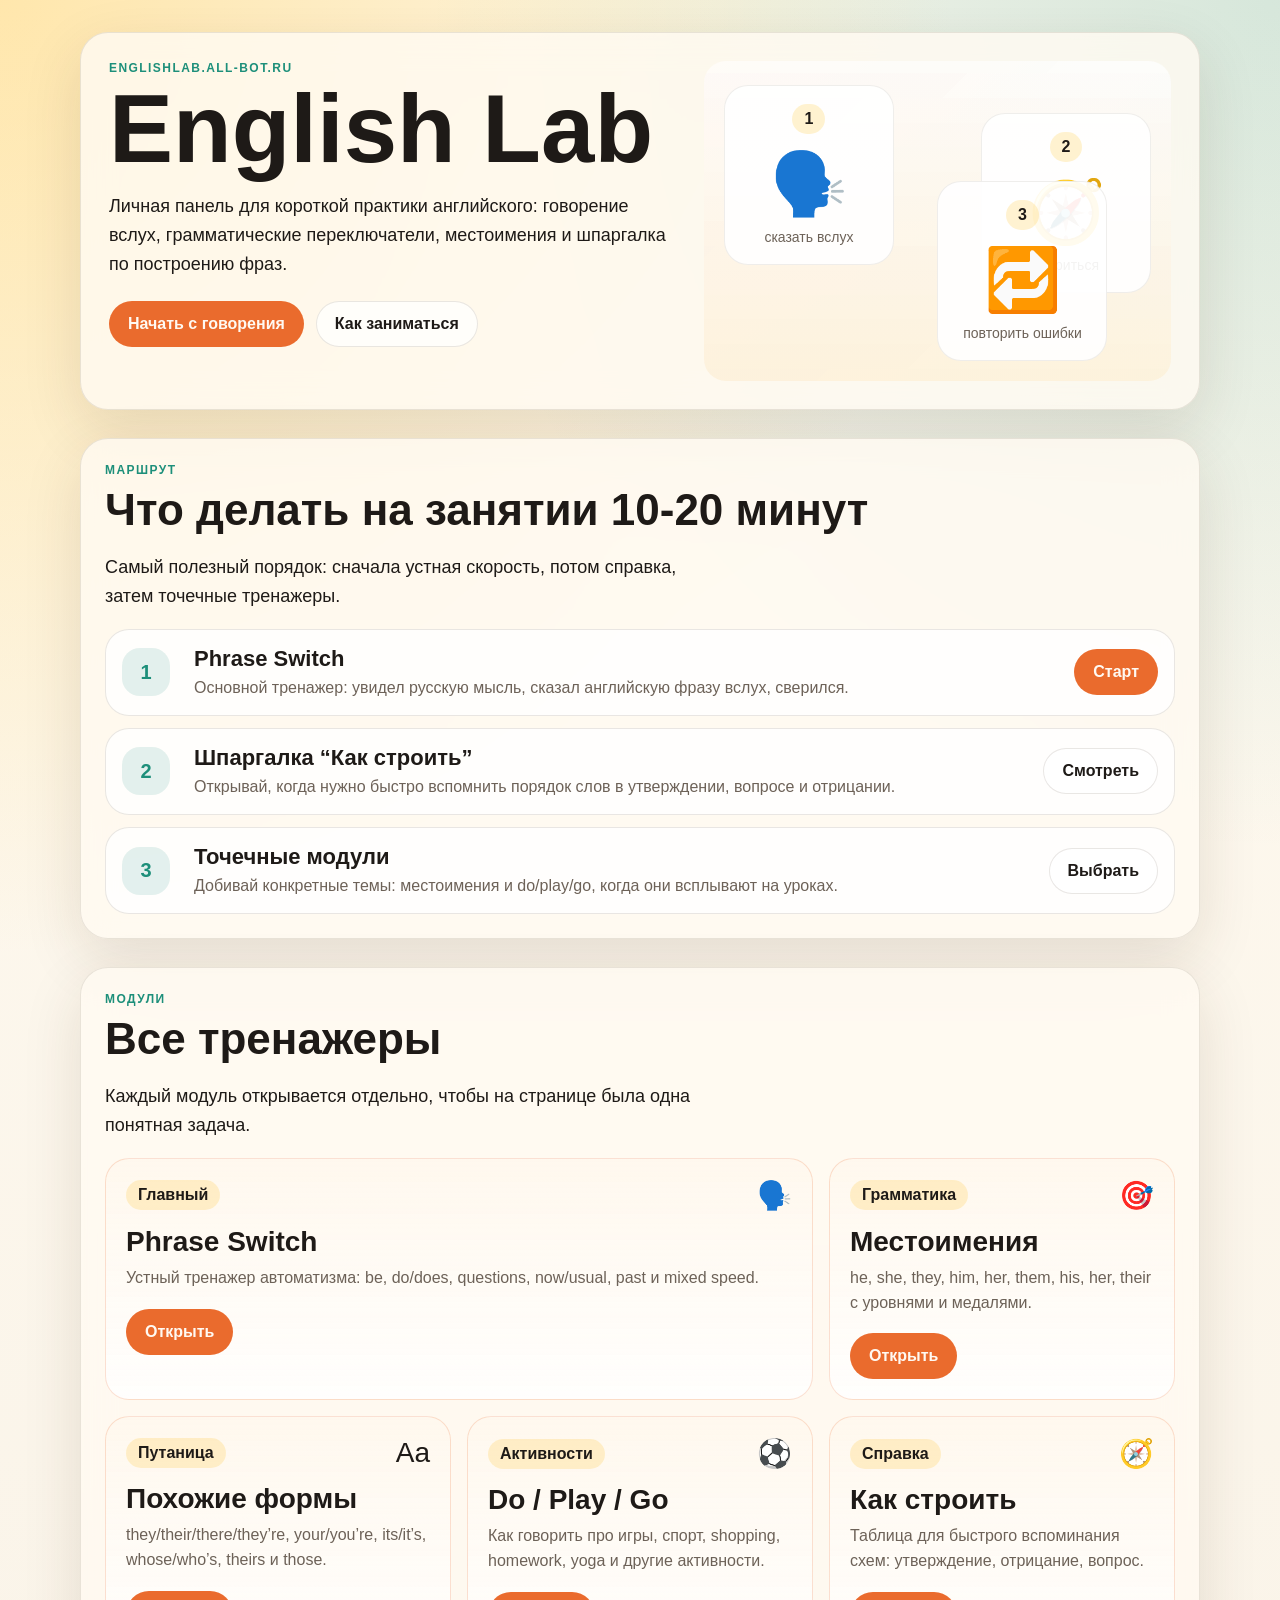
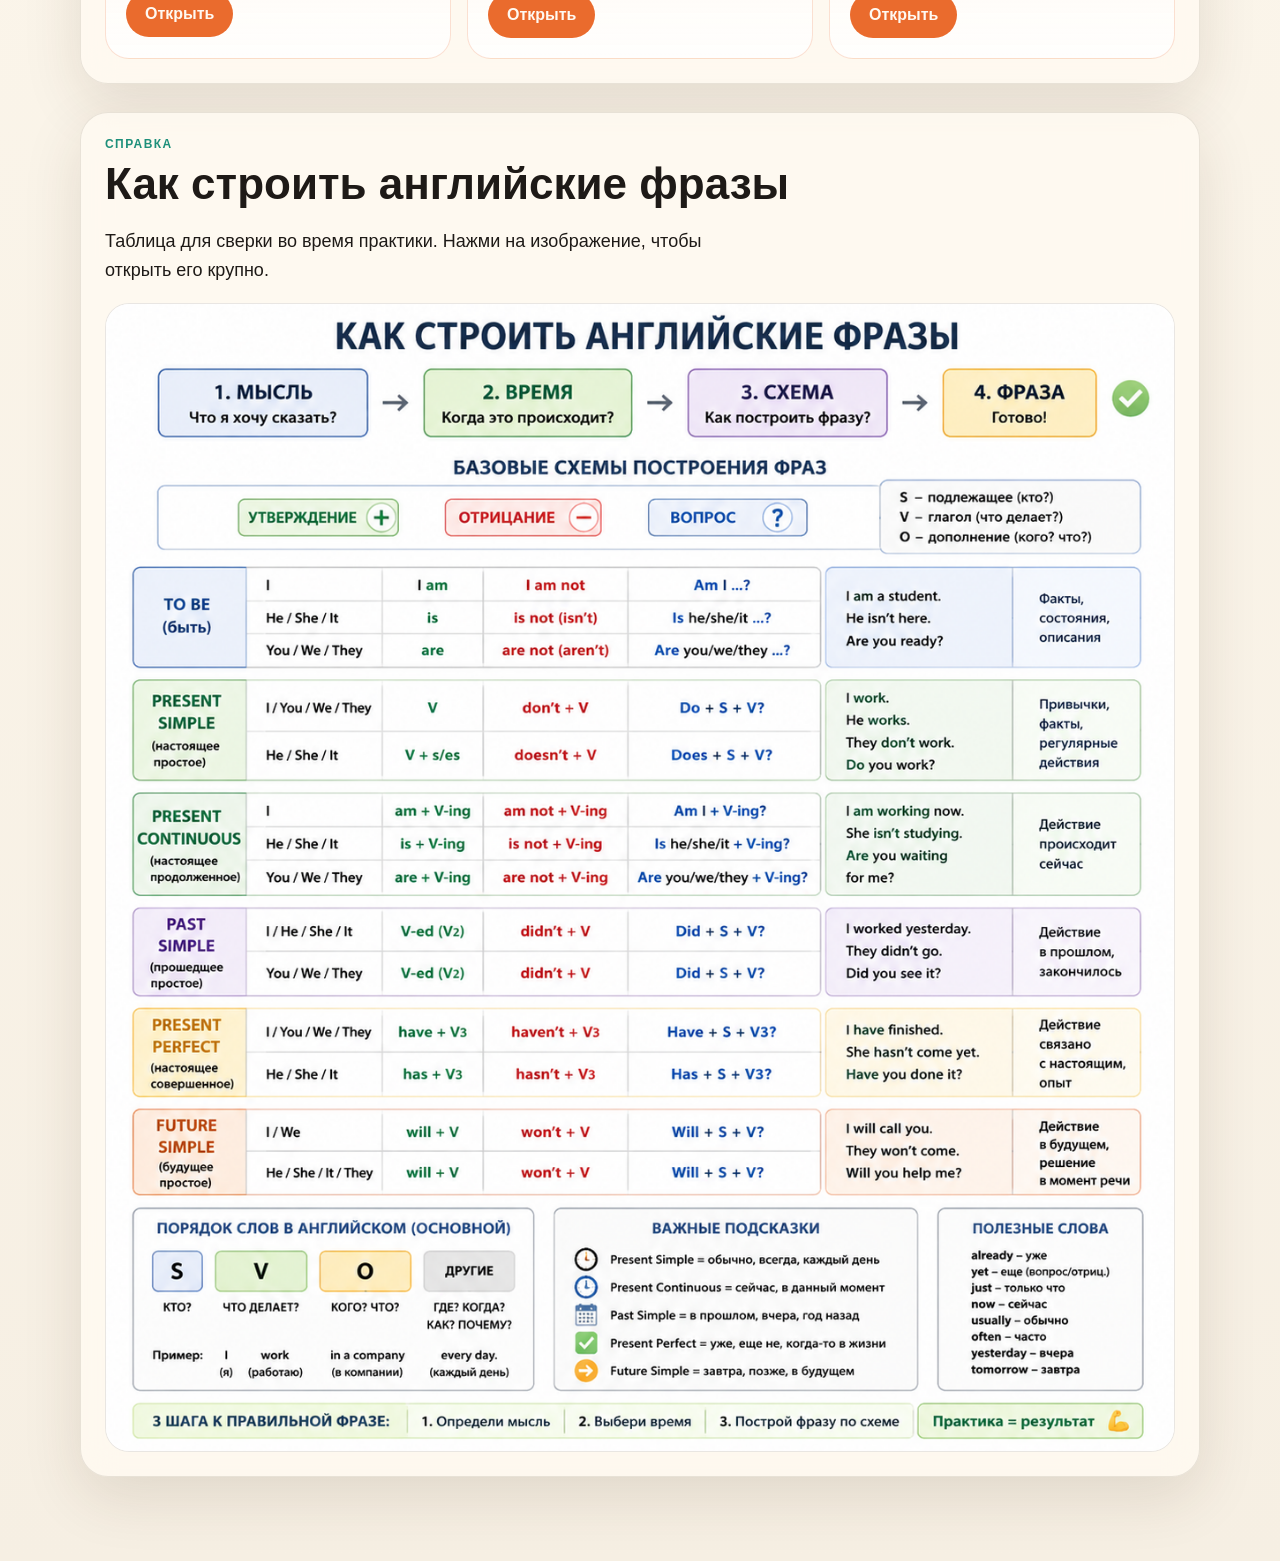
<file: index.html>
<!doctype html>
<html lang="ru">
  <head>
    <meta charset="UTF-8" />
    <meta name="viewport" content="width=device-width, initial-scale=1.0" />
    <title>English Lab — тренажеры по английскому</title>
    <meta name="application-name" content="EnglishLab" />
    <meta name="apple-mobile-web-app-title" content="EnglishLab" />
    <meta name="apple-mobile-web-app-capable" content="yes" />
    <meta name="mobile-web-app-capable" content="yes" />
    <meta name="theme-color" content="#2f6df6" />
    <link rel="manifest" href="./manifest.webmanifest" />
    <link rel="apple-touch-icon" href="./icons/apple-touch-icon.png" />
    <link rel="icon" type="image/png" href="./icons/favicon-32.png" />
    <link rel="stylesheet" href="./styles.css" />
  </head>
  <body>
    <main class="page">
      <section class="hero home-hero">
        <div class="hero-copy">
          <p class="eyebrow">englishlab.all-bot.ru</p>
          <h1>English Lab</h1>
          <p class="hero-text">
            Личная панель для короткой практики английского: говорение вслух,
            грамматические переключатели, местоимения и шпаргалка по построению фраз.
          </p>
          <div class="hero-actions">
            <a href="./phrase-switch.html" class="button button-primary">Начать с говорения</a>
            <a href="#route" class="button button-secondary">Как заниматься</a>
          </div>
        </div>
        <div class="hero-scene">
          <div class="scene-card scene-left">
            <span class="scene-label">1</span>
            <span class="emoji">🗣️</span>
            <small>сказать вслух</small>
          </div>
          <div class="scene-card scene-right">
            <span class="scene-label">2</span>
            <span class="emoji">🧭</span>
            <small>свериться</small>
          </div>
          <div class="scene-card scene-bottom">
            <span class="scene-label">3</span>
            <span class="emoji">🔁</span>
            <small>повторить ошибки</small>
          </div>
        </div>
      </section>

      <section class="hub" id="route">
        <div class="section-head">
          <p class="eyebrow">Маршрут</p>
          <h2>Что делать на занятии 10-20 минут</h2>
          <p class="section-copy">
            Самый полезный порядок: сначала устная скорость, потом справка, затем точечные тренажеры.
          </p>
        </div>
        <div class="route-list">
          <article class="route-item">
            <span class="route-number">1</span>
            <div>
              <h3>Phrase Switch</h3>
              <p>Основной тренажер: увидел русскую мысль, сказал английскую фразу вслух, сверился.</p>
            </div>
            <a href="./phrase-switch.html" class="button button-primary">Старт</a>
          </article>
          <article class="route-item">
            <span class="route-number">2</span>
            <div>
              <h3>Шпаргалка “Как строить”</h3>
              <p>Открывай, когда нужно быстро вспомнить порядок слов в утверждении, вопросе и отрицании.</p>
            </div>
            <a href="#build-chart" class="button button-secondary">Смотреть</a>
          </article>
          <article class="route-item">
            <span class="route-number">3</span>
            <div>
              <h3>Точечные модули</h3>
              <p>Добивай конкретные темы: местоимения и do/play/go, когда они всплывают на уроках.</p>
            </div>
            <a href="#modules" class="button button-secondary">Выбрать</a>
          </article>
        </div>
      </section>

      <section class="hub" id="modules">
        <div class="section-head">
          <p class="eyebrow">Модули</p>
          <h2>Все тренажеры</h2>
          <p class="section-copy">
            Каждый модуль открывается отдельно, чтобы на странице была одна понятная задача.
          </p>
        </div>
        <div class="hub-grid">
          <article class="hub-card hub-card-live hub-card-primary">
            <div class="hub-kicker">
              <span class="scene-label">Главный</span>
              <span class="hub-icon">🗣️</span>
            </div>
            <h3>Phrase Switch</h3>
            <p>Устный тренажер автоматизма: be, do/does, questions, now/usual, past и mixed speed.</p>
            <a href="./phrase-switch.html" class="button button-primary">Открыть</a>
          </article>
          <article class="hub-card hub-card-live">
            <div class="hub-kicker">
              <span class="scene-label">Грамматика</span>
              <span class="hub-icon">🎯</span>
            </div>
            <h3>Местоимения</h3>
            <p>he, she, they, him, her, them, his, her, their с уровнями и медалями.</p>
            <a href="./pronouns.html" class="button button-primary">Открыть</a>
          </article>
          <article class="hub-card hub-card-live">
            <div class="hub-kicker">
              <span class="scene-label">Путаница</span>
              <span class="hub-icon">Aa</span>
            </div>
            <h3>Похожие формы</h3>
            <p>they/their/there/they’re, your/you’re, its/it’s, whose/who’s, theirs и those.</p>
            <a href="./confusing-forms.html" class="button button-primary">Открыть</a>
          </article>
          <article class="hub-card hub-card-live">
            <div class="hub-kicker">
              <span class="scene-label">Активности</span>
              <span class="hub-icon">⚽</span>
            </div>
            <h3>Do / Play / Go</h3>
            <p>Как говорить про игры, спорт, shopping, homework, yoga и другие активности.</p>
            <a href="./do-play-go.html" class="button button-primary">Открыть</a>
          </article>
          <article class="hub-card hub-card-live">
            <div class="hub-kicker">
              <span class="scene-label">Справка</span>
              <span class="hub-icon">🧭</span>
            </div>
            <h3>Как строить</h3>
            <p>Таблица для быстрого вспоминания схем: утверждение, отрицание, вопрос.</p>
            <a href="#build-chart" class="button button-primary">Открыть</a>
          </article>
        </div>
      </section>

      <section class="reference" id="build-chart">
        <div class="section-head">
          <p class="eyebrow">Справка</p>
          <h2>Как строить английские фразы</h2>
          <p class="section-copy">
            Таблица для сверки во время практики. Нажми на изображение, чтобы открыть его крупно.
          </p>
        </div>
        <a class="reference-image-link" href="./Как строить.png" target="_blank" rel="noreferrer">
          <img class="reference-image" src="./Как строить.png" alt="Таблица Как строить английские фразы" />
        </a>
      </section>
    </main>
    <script src="./pwa.js"></script>
  </body>
</html>
</file>
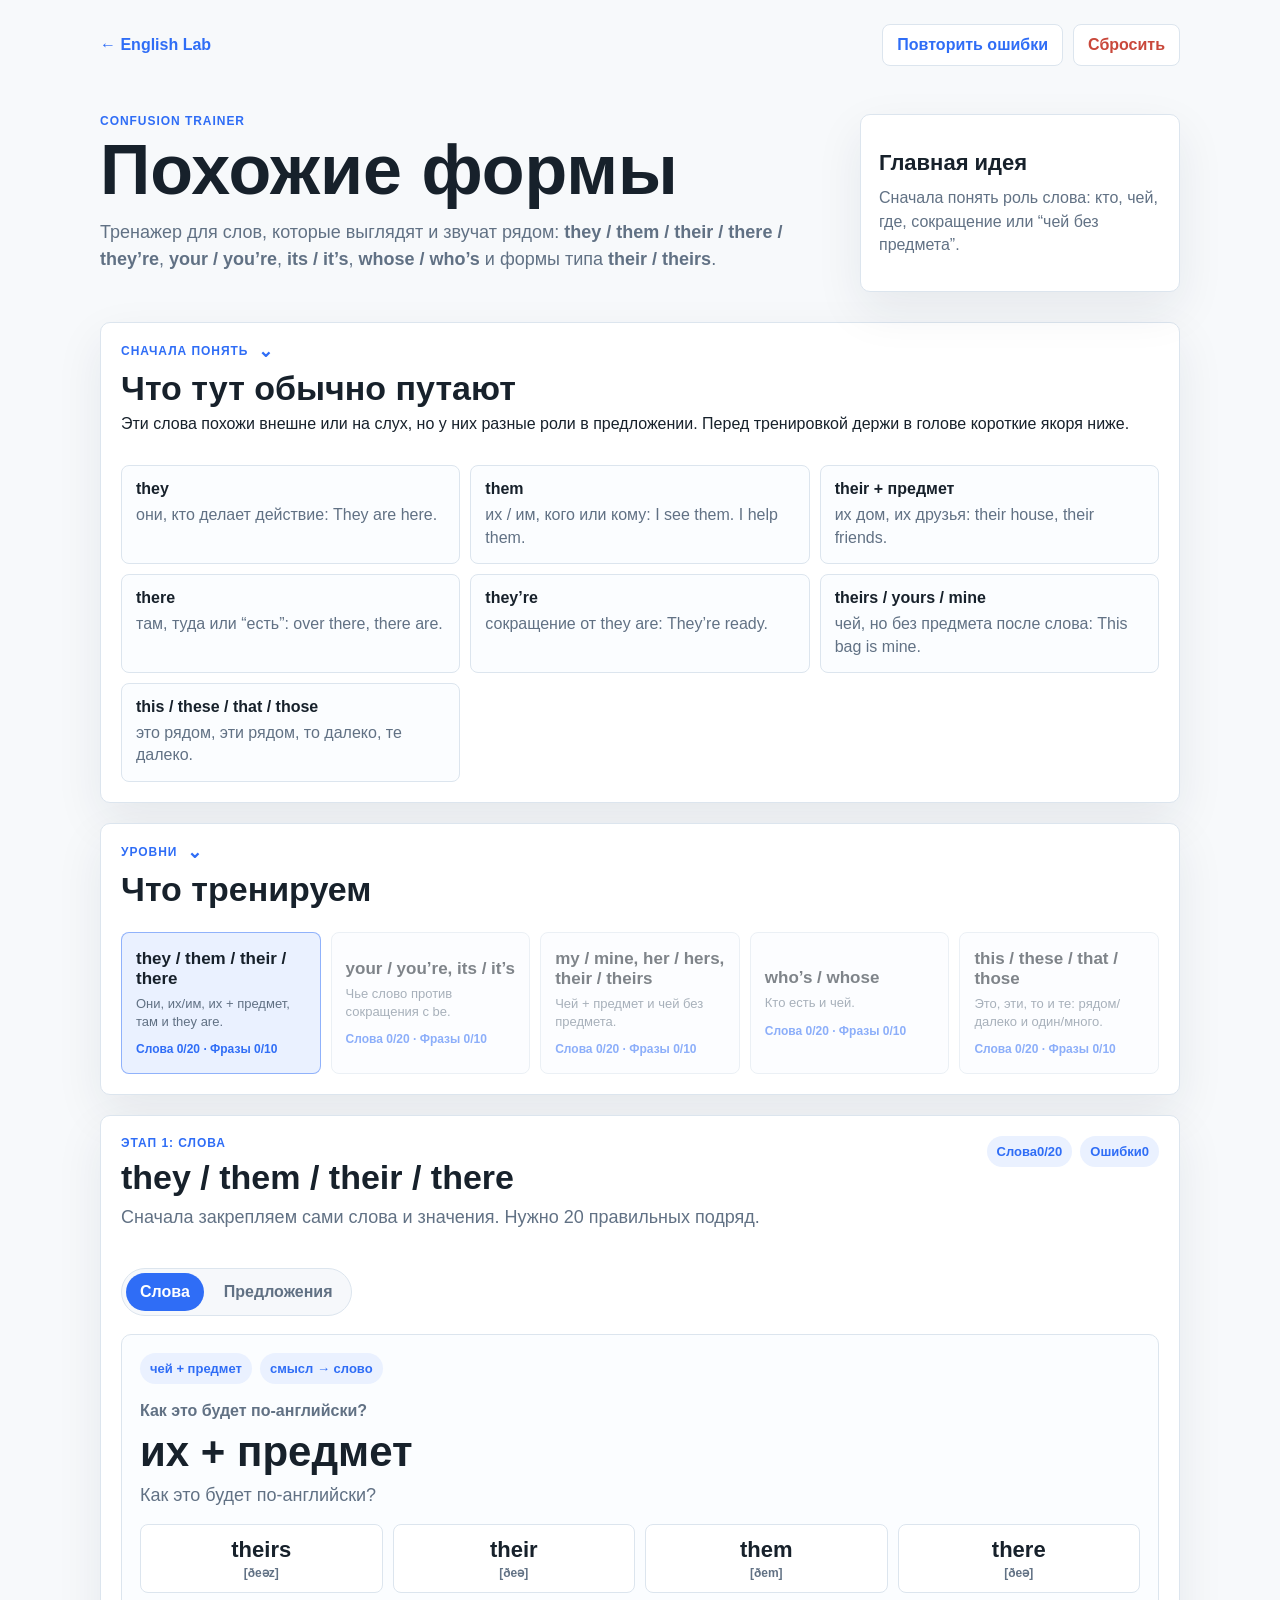
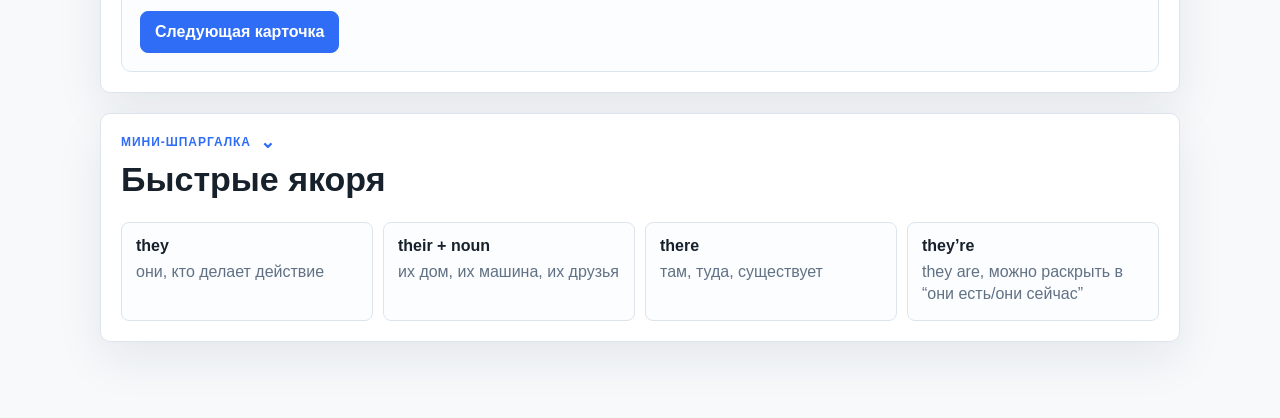
<file: confusing-forms.html>
<!doctype html>
<html lang="ru">
  <head>
    <meta charset="UTF-8" />
    <meta name="viewport" content="width=device-width, initial-scale=1.0" />
    <title>Похожие формы — English Lab</title>
    <meta name="application-name" content="EnglishLab" />
    <meta name="apple-mobile-web-app-title" content="EnglishLab" />
    <meta name="apple-mobile-web-app-capable" content="yes" />
    <meta name="mobile-web-app-capable" content="yes" />
    <meta name="theme-color" content="#2f6df6" />
    <link rel="manifest" href="./manifest.webmanifest" />
    <link rel="apple-touch-icon" href="./icons/apple-touch-icon.png" />
    <link rel="icon" type="image/png" href="./icons/favicon-32.png" />
    <link rel="stylesheet" href="./confusing-forms.css" />
  </head>
  <body>
    <main class="page">
      <section class="topbar">
        <a class="back-link" href="./index.html">← English Lab</a>
        <div class="top-actions">
          <button class="ghost-button" id="reviewErrorsButton" type="button">Повторить ошибки</button>
          <button class="ghost-button danger" id="resetButton" type="button">Сбросить</button>
        </div>
      </section>

      <section class="hero">
        <div>
          <p class="eyebrow">confusion trainer</p>
          <h1>Похожие формы</h1>
          <p class="hero-text">
            Тренажер для слов, которые выглядят и звучат рядом:
            <strong>they / them / their / there / they’re</strong>,
            <strong>your / you’re</strong>, <strong>its / it’s</strong>,
            <strong>whose / who’s</strong> и формы типа <strong>their / theirs</strong>.
          </p>
        </div>
        <div class="hero-note">
          <strong>Главная идея</strong>
          <span>Сначала понять роль слова: кто, чей, где, сокращение или “чей без предмета”.</span>
        </div>
      </section>

      <section class="explain collapsible-section" data-collapse-id="explain">
        <div class="section-head collapsible-head">
          <div>
            <p class="eyebrow">сначала понять <span class="collapse-toggle" aria-hidden="true">⌄</span></p>
            <h2>Что тут обычно путают</h2>
            <p class="section-copy">
              Эти слова похожи внешне или на слух, но у них разные роли в предложении.
              Перед тренировкой держи в голове короткие якоря ниже.
            </p>
          </div>
        </div>
        <div class="explain-grid collapsible-content">
          <article>
            <strong>they</strong>
            <span>они, кто делает действие: They are here.</span>
          </article>
          <article>
            <strong>them</strong>
            <span>их / им, кого или кому: I see them. I help them.</span>
          </article>
          <article>
            <strong>their + предмет</strong>
            <span>их дом, их друзья: their house, their friends.</span>
          </article>
          <article>
            <strong>there</strong>
            <span>там, туда или “есть”: over there, there are.</span>
          </article>
          <article>
            <strong>they’re</strong>
            <span>сокращение от they are: They’re ready.</span>
          </article>
          <article>
            <strong>theirs / yours / mine</strong>
            <span>чей, но без предмета после слова: This bag is mine.</span>
          </article>
          <article>
            <strong>this / these / that / those</strong>
            <span>это рядом, эти рядом, то далеко, те далеко.</span>
          </article>
        </div>
      </section>

      <section class="levels-block collapsible-section" data-collapse-id="levels">
        <div class="section-head collapsible-head">
          <div>
            <p class="eyebrow">уровни <span class="collapse-toggle" aria-hidden="true">⌄</span></p>
            <h2>Что тренируем</h2>
          </div>
        </div>
        <div class="levels collapsible-content" id="levels"></div>
      </section>

      <section class="trainer" id="trainer">
        <div class="trainer-head">
          <div>
            <p class="eyebrow" id="modeLabel">practice</p>
            <h2 id="levelTitle">They / Their / There / They’re</h2>
            <p id="levelDescription">Самая частая путаница: они, их, там и they are.</p>
          </div>
          <div class="stats">
            <span id="stageProgress">Слова <strong id="streak">0</strong>/20</span>
            <span>Ошибки <strong id="errorCount">0</strong></span>
          </div>
        </div>

        <div class="stage-switch" aria-label="Режим тренировки">
          <button class="stage-button active" data-stage="words" type="button">Слова</button>
          <button class="stage-button" data-stage="sentences" type="button">Предложения</button>
        </div>

        <div class="exercise">
          <div class="chips">
            <span id="roleChip">роль</span>
            <span id="hintChip">подсказка</span>
          </div>
          <p class="task-label" id="taskLabel">Что значит это слово?</p>
          <h3 id="promptText">___ are happy.</h3>
          <p class="transcription" id="transcriptionText" hidden>[ðeɪ]</p>
          <p class="translation" id="translationText">Они счастливы.</p>

          <div class="choices" id="choices"></div>

          <div class="feedback" id="feedback" hidden>
            <p class="feedback-status" id="feedbackStatus">Верно</p>
            <p class="correct-line" id="correctLine">They are happy.</p>
            <p class="explanation" id="explanationText">They = они, кто делает действие.</p>
          </div>

          <div class="actions">
            <button class="primary-button" id="nextButton" type="button">Следующая карточка</button>
          </div>
        </div>
      </section>

      <section class="cheatsheet collapsible-section" data-collapse-id="cheatsheet">
        <div class="section-head collapsible-head">
          <div>
            <p class="eyebrow">мини-шпаргалка <span class="collapse-toggle" aria-hidden="true">⌄</span></p>
            <h2>Быстрые якоря</h2>
          </div>
        </div>
        <div class="cheatsheet-grid collapsible-content">
          <article>
            <strong>they</strong>
            <span>они, кто делает действие</span>
          </article>
          <article>
            <strong>their + noun</strong>
            <span>их дом, их машина, их друзья</span>
          </article>
          <article>
            <strong>there</strong>
            <span>там, туда, существует</span>
          </article>
          <article>
            <strong>they’re</strong>
            <span>they are, можно раскрыть в “они есть/они сейчас”</span>
          </article>
        </div>
      </section>
    </main>

    <script src="./confusing-forms.js"></script>
    <script src="./pwa.js"></script>
  </body>
</html>
</file>
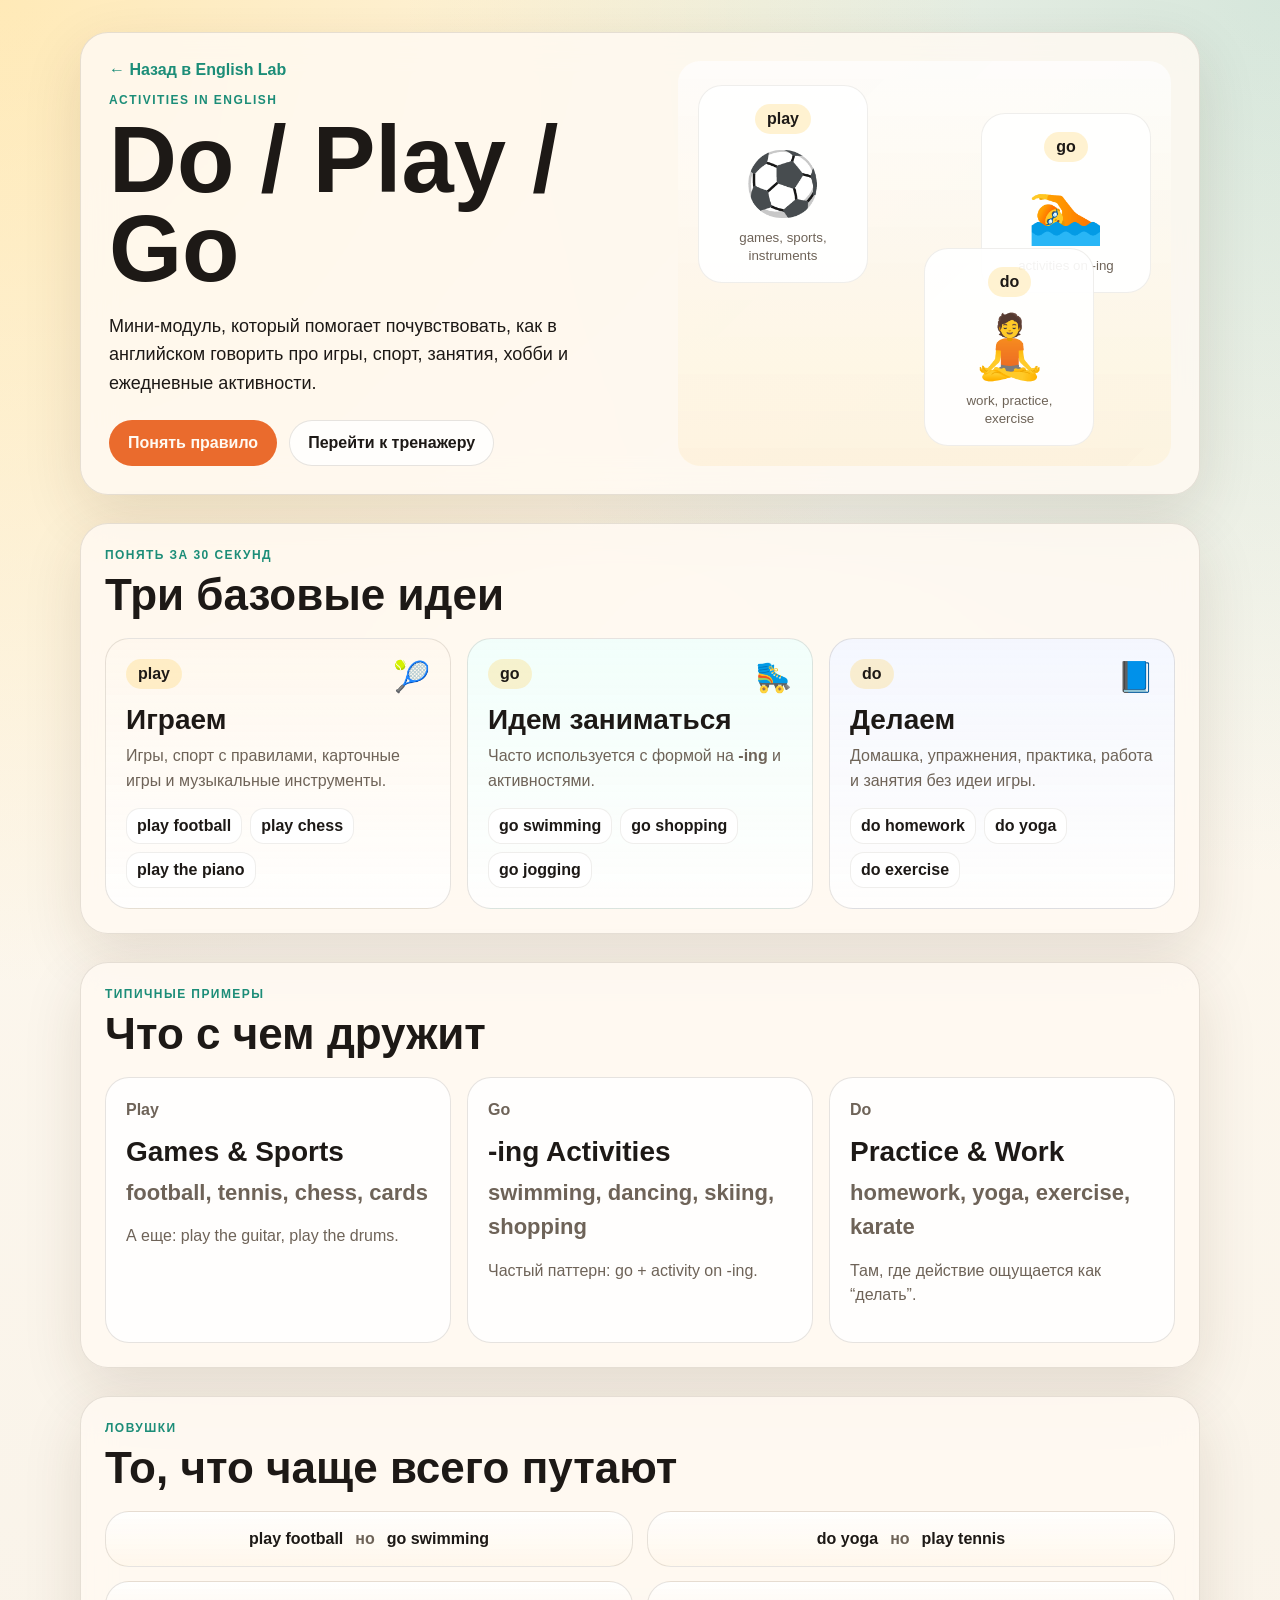
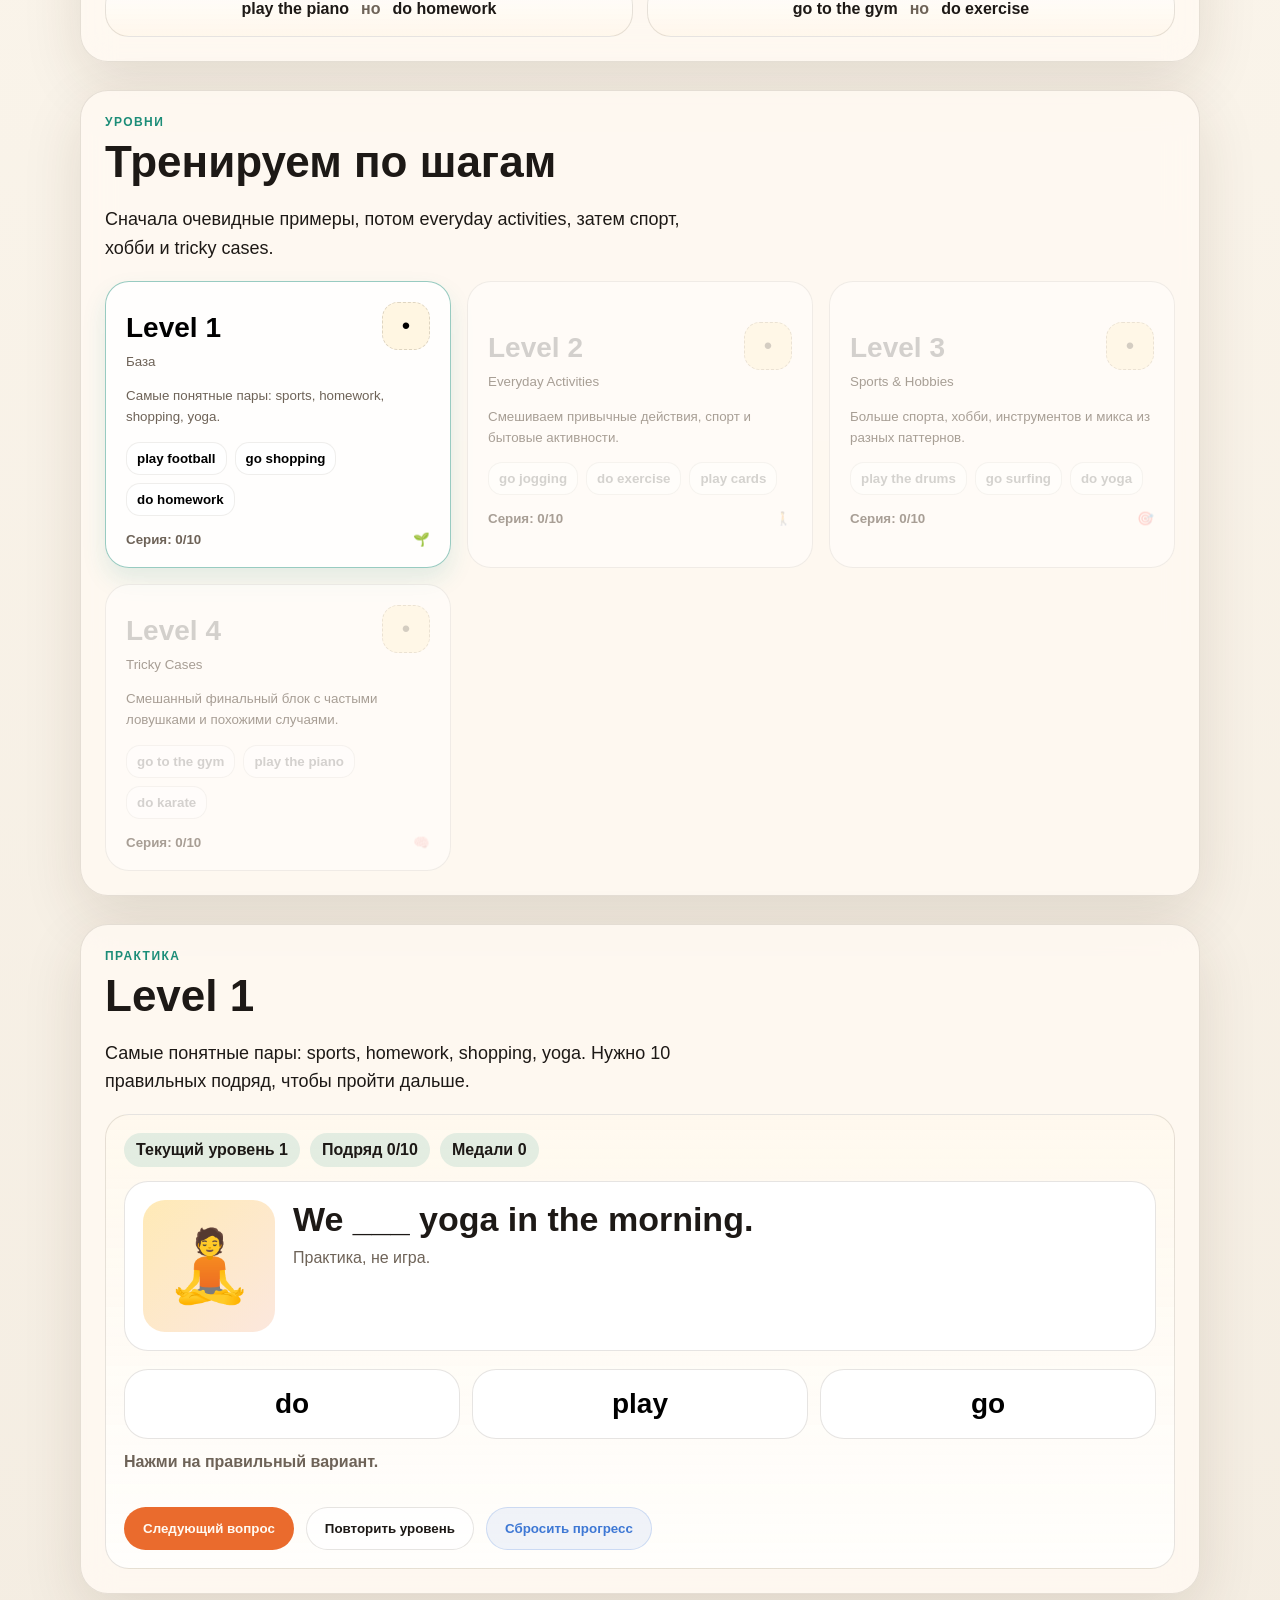
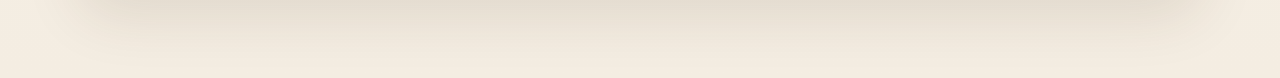
<file: do-play-go.html>
<!doctype html>
<html lang="ru">
  <head>
    <meta charset="UTF-8" />
    <meta name="viewport" content="width=device-width, initial-scale=1.0" />
    <title>Do / Play / Go — English Lab</title>
    <meta name="application-name" content="EnglishLab" />
    <meta name="apple-mobile-web-app-title" content="EnglishLab" />
    <meta name="apple-mobile-web-app-capable" content="yes" />
    <meta name="mobile-web-app-capable" content="yes" />
    <meta name="theme-color" content="#2f6df6" />
    <link rel="manifest" href="./manifest.webmanifest" />
    <link rel="apple-touch-icon" href="./icons/apple-touch-icon.png" />
    <link rel="icon" type="image/png" href="./icons/favicon-32.png" />
    <link rel="stylesheet" href="./do-play-go.css" />
  </head>
  <body>
    <main class="page">
      <section class="hero">
        <div class="hero-copy">
          <a class="back-link" href="./index.html">← Назад в English Lab</a>
          <p class="eyebrow">Activities in English</p>
          <h1>Do / Play / Go</h1>
          <p class="hero-text">
            Мини-модуль, который помогает почувствовать, как в английском
            говорить про игры, спорт, занятия, хобби и ежедневные активности.
          </p>
          <div class="hero-actions">
            <a href="#rules" class="button button-primary">Понять правило</a>
            <a href="#trainer" class="button button-secondary">Перейти к тренажеру</a>
          </div>
        </div>
        <div class="hero-scene">
          <div class="scene-card scene-left">
            <span class="scene-label">play</span>
            <span class="emoji">⚽</span>
            <small>games, sports, instruments</small>
          </div>
          <div class="scene-card scene-right">
            <span class="scene-label">go</span>
            <span class="emoji">🏊</span>
            <small>activities on -ing</small>
          </div>
          <div class="scene-card scene-bottom">
            <span class="scene-label">do</span>
            <span class="emoji">🧘</span>
            <small>work, practice, exercise</small>
          </div>
        </div>
      </section>

      <section class="rules" id="rules">
        <div class="section-head">
          <p class="eyebrow">Понять за 30 секунд</p>
          <h2>Три базовые идеи</h2>
        </div>
        <div class="rule-grid">
          <article class="rule-card rule-play">
            <div class="rule-top">
              <span class="scene-label">play</span>
              <span class="rule-icon">🎾</span>
            </div>
            <h3>Играем</h3>
            <p>Игры, спорт с правилами, карточные игры и музыкальные инструменты.</p>
            <div class="tag-list">
              <span class="tag">play football</span>
              <span class="tag">play chess</span>
              <span class="tag">play the piano</span>
            </div>
          </article>
          <article class="rule-card rule-go">
            <div class="rule-top">
              <span class="scene-label">go</span>
              <span class="rule-icon">🛼</span>
            </div>
            <h3>Идем заниматься</h3>
            <p>Часто используется с формой на <strong>-ing</strong> и активностями.</p>
            <div class="tag-list">
              <span class="tag">go swimming</span>
              <span class="tag">go shopping</span>
              <span class="tag">go jogging</span>
            </div>
          </article>
          <article class="rule-card rule-do">
            <div class="rule-top">
              <span class="scene-label">do</span>
              <span class="rule-icon">📘</span>
            </div>
            <h3>Делаем</h3>
            <p>Домашка, упражнения, практика, работа и занятия без идеи игры.</p>
            <div class="tag-list">
              <span class="tag">do homework</span>
              <span class="tag">do yoga</span>
              <span class="tag">do exercise</span>
            </div>
          </article>
        </div>
      </section>

      <section class="examples">
        <div class="section-head">
          <p class="eyebrow">Типичные примеры</p>
          <h2>Что с чем дружит</h2>
        </div>
        <div class="example-grid">
          <article class="example-card">
            <p class="example-type">Play</p>
            <h3>Games & Sports</h3>
            <p class="example-line">football, tennis, chess, cards</p>
            <p class="example-note">А еще: play the guitar, play the drums.</p>
          </article>
          <article class="example-card">
            <p class="example-type">Go</p>
            <h3>-ing Activities</h3>
            <p class="example-line">swimming, dancing, skiing, shopping</p>
            <p class="example-note">Частый паттерн: go + activity on -ing.</p>
          </article>
          <article class="example-card">
            <p class="example-type">Do</p>
            <h3>Practice & Work</h3>
            <p class="example-line">homework, yoga, exercise, karate</p>
            <p class="example-note">Там, где действие ощущается как “делать”.</p>
          </article>
        </div>
      </section>

      <section class="pitfalls">
        <div class="section-head">
          <p class="eyebrow">Ловушки</p>
          <h2>То, что чаще всего путают</h2>
        </div>
        <div class="pitfall-list">
          <article class="pitfall-card">
            <strong>play football</strong>
            <span>но</span>
            <strong>go swimming</strong>
          </article>
          <article class="pitfall-card">
            <strong>do yoga</strong>
            <span>но</span>
            <strong>play tennis</strong>
          </article>
          <article class="pitfall-card">
            <strong>play the piano</strong>
            <span>но</span>
            <strong>do homework</strong>
          </article>
          <article class="pitfall-card">
            <strong>go to the gym</strong>
            <span>но</span>
            <strong>do exercise</strong>
          </article>
        </div>
      </section>

      <section class="levels" id="levels">
        <div class="section-head">
          <p class="eyebrow">Уровни</p>
          <h2>Тренируем по шагам</h2>
          <p class="section-copy">
            Сначала очевидные примеры, потом everyday activities, затем спорт,
            хобби и tricky cases.
          </p>
        </div>
        <div class="level-grid" id="levelGrid"></div>
      </section>

      <section class="trainer" id="trainer">
        <div class="section-head">
          <p class="eyebrow">Практика</p>
          <h2 id="trainerTitle">Level 1</h2>
          <p class="section-copy" id="trainerDescription">
            Нужно собрать 10 правильных ответов подряд, чтобы перейти дальше.
          </p>
        </div>
        <div class="trainer-shell">
          <div class="confetti-layer" id="confettiLayer" aria-hidden="true"></div>
          <div class="trainer-topline">
            <div class="pill">Текущий уровень <span id="levelName">1</span></div>
            <div class="pill">Подряд <span id="streak">0</span>/10</div>
            <div class="pill">Медали <span id="medalCount">0</span></div>
          </div>
          <div class="prompt-card">
            <div class="prompt-visual" id="promptVisual">⚽</div>
            <div>
              <p class="prompt-text" id="promptText">We ___ tennis every weekend.</p>
              <p class="prompt-hint" id="promptHint">Подумай: это игра, activity на -ing или “делать”?</p>
            </div>
          </div>
          <div class="choices" id="choices"></div>
          <div class="feedback" id="feedback">Нажми на правильный вариант.</div>
          <div class="trainer-actions">
            <button class="button button-primary" id="nextButton" type="button">
              <span class="button-fill" id="nextButtonFill" aria-hidden="true"></span>
              <span class="button-label" id="nextButtonLabel">Следующий вопрос</span>
            </button>
            <button class="button button-secondary" id="restartLevelButton" type="button">Повторить уровень</button>
            <button class="button button-ghost" id="resetButton" type="button">Сбросить прогресс</button>
          </div>
        </div>
      </section>
    </main>

    <script src="./do-play-go.js"></script>
    <script src="./pwa.js"></script>
  </body>
</html>
</file>
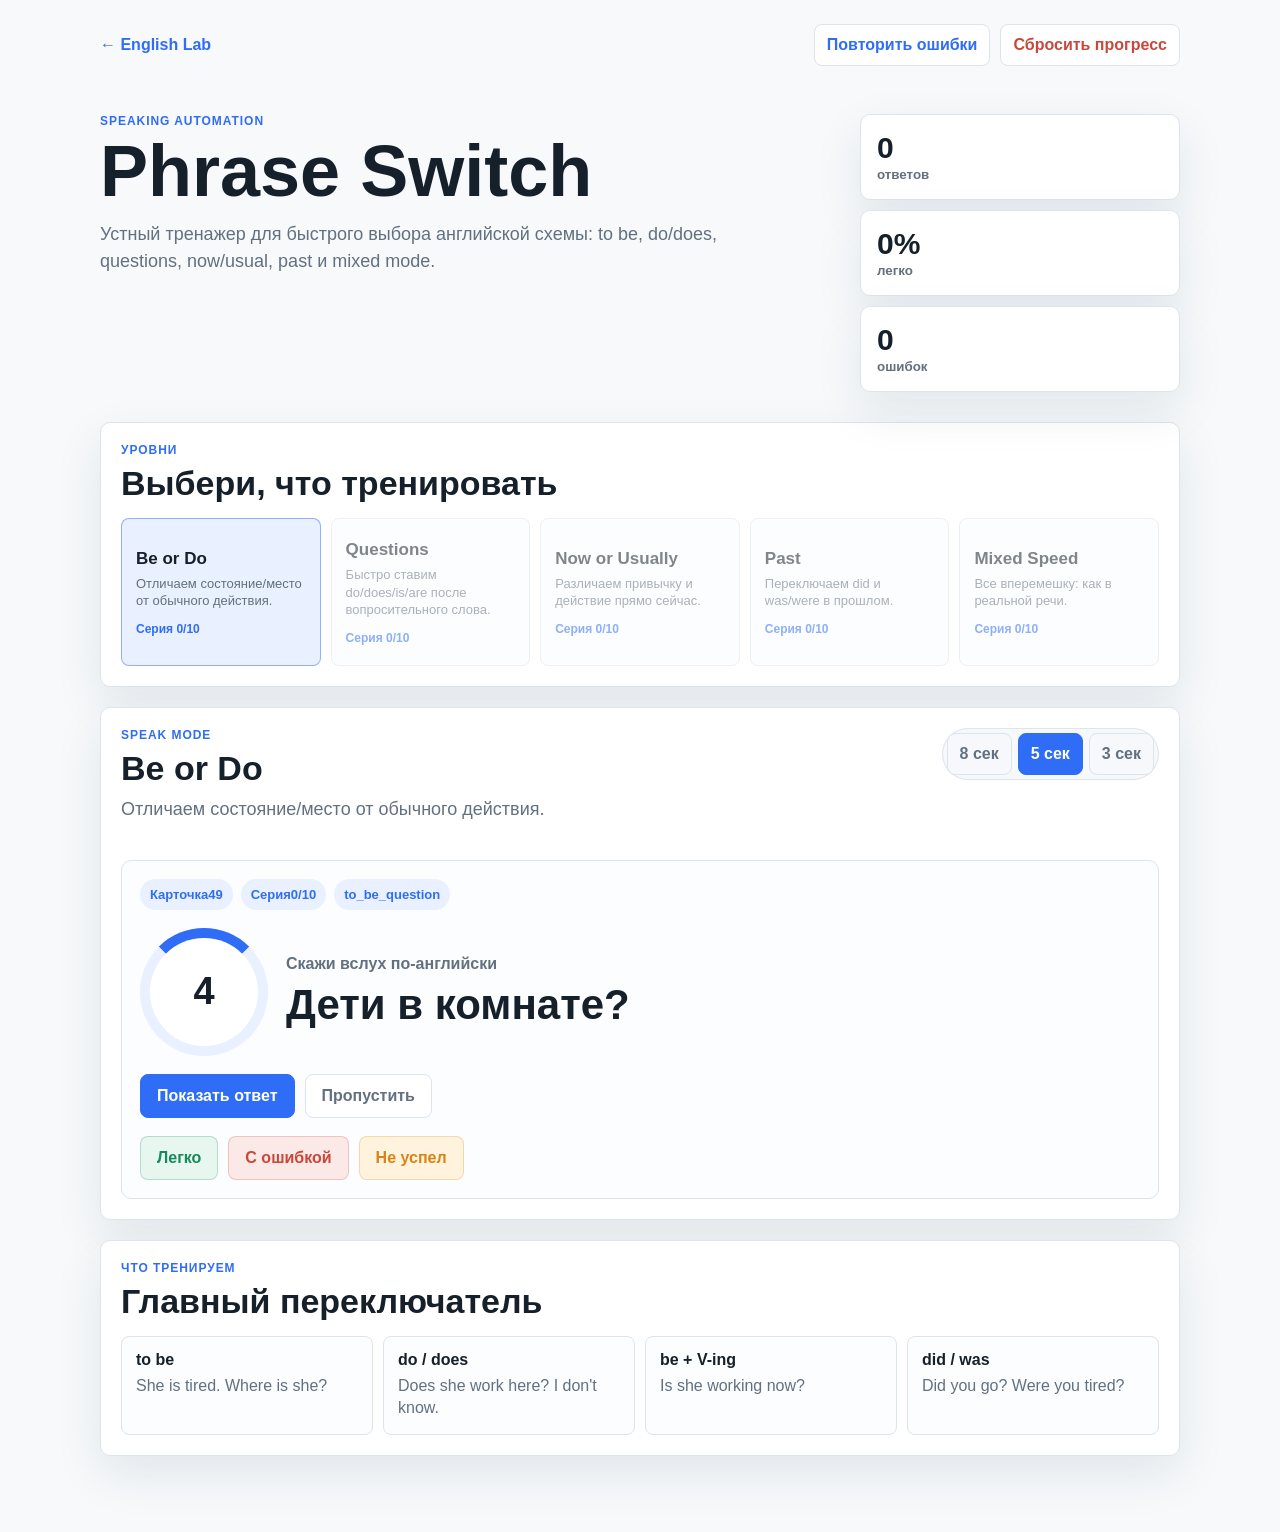
<file: phrase-switch.html>
<!doctype html>
<html lang="ru">
  <head>
    <meta charset="UTF-8" />
    <meta name="viewport" content="width=device-width, initial-scale=1.0" />
    <title>Phrase Switch — English Lab</title>
    <meta name="application-name" content="EnglishLab" />
    <meta name="apple-mobile-web-app-title" content="EnglishLab" />
    <meta name="apple-mobile-web-app-capable" content="yes" />
    <meta name="mobile-web-app-capable" content="yes" />
    <meta name="theme-color" content="#2f6df6" />
    <link rel="manifest" href="./manifest.webmanifest" />
    <link rel="apple-touch-icon" href="./icons/apple-touch-icon.png" />
    <link rel="icon" type="image/png" href="./icons/favicon-32.png" />
    <link rel="stylesheet" href="./phrase-switch.css" />
  </head>
  <body>
    <main class="page">
      <section class="topbar">
        <a class="back-link" href="./index.html">← English Lab</a>
        <div class="top-actions">
          <button class="ghost-button" id="reviewErrorsButton" type="button">Повторить ошибки</button>
          <button class="ghost-button danger" id="resetButton" type="button">Сбросить прогресс</button>
        </div>
      </section>

      <section class="hero">
        <div>
          <p class="eyebrow">Speaking automation</p>
          <h1>Phrase Switch</h1>
          <p class="hero-text">
            Устный тренажер для быстрого выбора английской схемы: to be, do/does,
            questions, now/usual, past и mixed mode.
          </p>
        </div>
        <div class="hero-stats">
          <div>
            <span id="totalDone">0</span>
            <small>ответов</small>
          </div>
          <div>
            <span id="accuracy">0%</span>
            <small>легко</small>
          </div>
          <div>
            <span id="errorCount">0</span>
            <small>ошибок</small>
          </div>
        </div>
      </section>

      <section class="level-band">
        <div class="section-head">
          <p class="eyebrow">Уровни</p>
          <h2>Выбери, что тренировать</h2>
        </div>
        <div class="levels" id="levels"></div>
      </section>

      <section class="trainer" id="trainer">
        <div class="trainer-head">
          <div>
            <p class="eyebrow" id="modeLabel">Speak mode</p>
            <h2 id="levelTitle">Be or Do</h2>
            <p id="levelDescription">Отличаем to be от обычного действия.</p>
          </div>
          <div class="speed-control" aria-label="Скорость">
            <button class="speed-button" data-seconds="8" type="button">8 сек</button>
            <button class="speed-button active" data-seconds="5" type="button">5 сек</button>
            <button class="speed-button" data-seconds="3" type="button">3 сек</button>
          </div>
        </div>

        <div class="exercise-shell">
          <div class="exercise-topline">
            <span class="pill">Карточка <span id="cardIndex">1</span></span>
            <span class="pill">Серия <span id="streak">0</span>/10</span>
            <span class="pill" id="patternPill">to be</span>
          </div>

          <div class="timer-wrap">
            <div class="timer-ring" id="timerRing">
              <span id="timerValue">5</span>
            </div>
            <div class="timer-copy">
              <p class="task-label">Скажи вслух по-английски</p>
              <h3 id="ruPrompt">Она дома.</h3>
            </div>
          </div>

          <div class="answer-panel" id="answerPanel" hidden>
            <p class="answer-label">Правильный вариант</p>
            <p class="answer-text" id="answerText">She is at home.</p>
            <p class="structure" id="structureText">S + am/is/are + place</p>
            <p class="explanation" id="explanationText">Если нет действия, часто нужен to be.</p>
          </div>

          <div class="trainer-actions" id="beforeAnswerActions">
            <button class="primary-button" id="showAnswerButton" type="button">Показать ответ</button>
            <button class="secondary-button" id="skipButton" type="button">Пропустить</button>
          </div>

          <div class="rating-actions" id="ratingActions" hidden>
            <button class="rating easy" data-rating="easy" type="button">Легко</button>
            <button class="rating mistake" data-rating="mistake" type="button">С ошибкой</button>
            <button class="rating slow" data-rating="slow" type="button">Не успел</button>
          </div>
        </div>
      </section>

      <section class="guide">
        <div class="section-head">
          <p class="eyebrow">Что тренируем</p>
          <h2>Главный переключатель</h2>
        </div>
        <div class="guide-grid">
          <article>
            <strong>to be</strong>
            <span>She is tired. Where is she?</span>
          </article>
          <article>
            <strong>do / does</strong>
            <span>Does she work here? I don't know.</span>
          </article>
          <article>
            <strong>be + V-ing</strong>
            <span>Is she working now?</span>
          </article>
          <article>
            <strong>did / was</strong>
            <span>Did you go? Were you tired?</span>
          </article>
        </div>
      </section>
    </main>

    <script src="./phrase-switch.js"></script>
    <script src="./pwa.js"></script>
  </body>
</html>
</file>
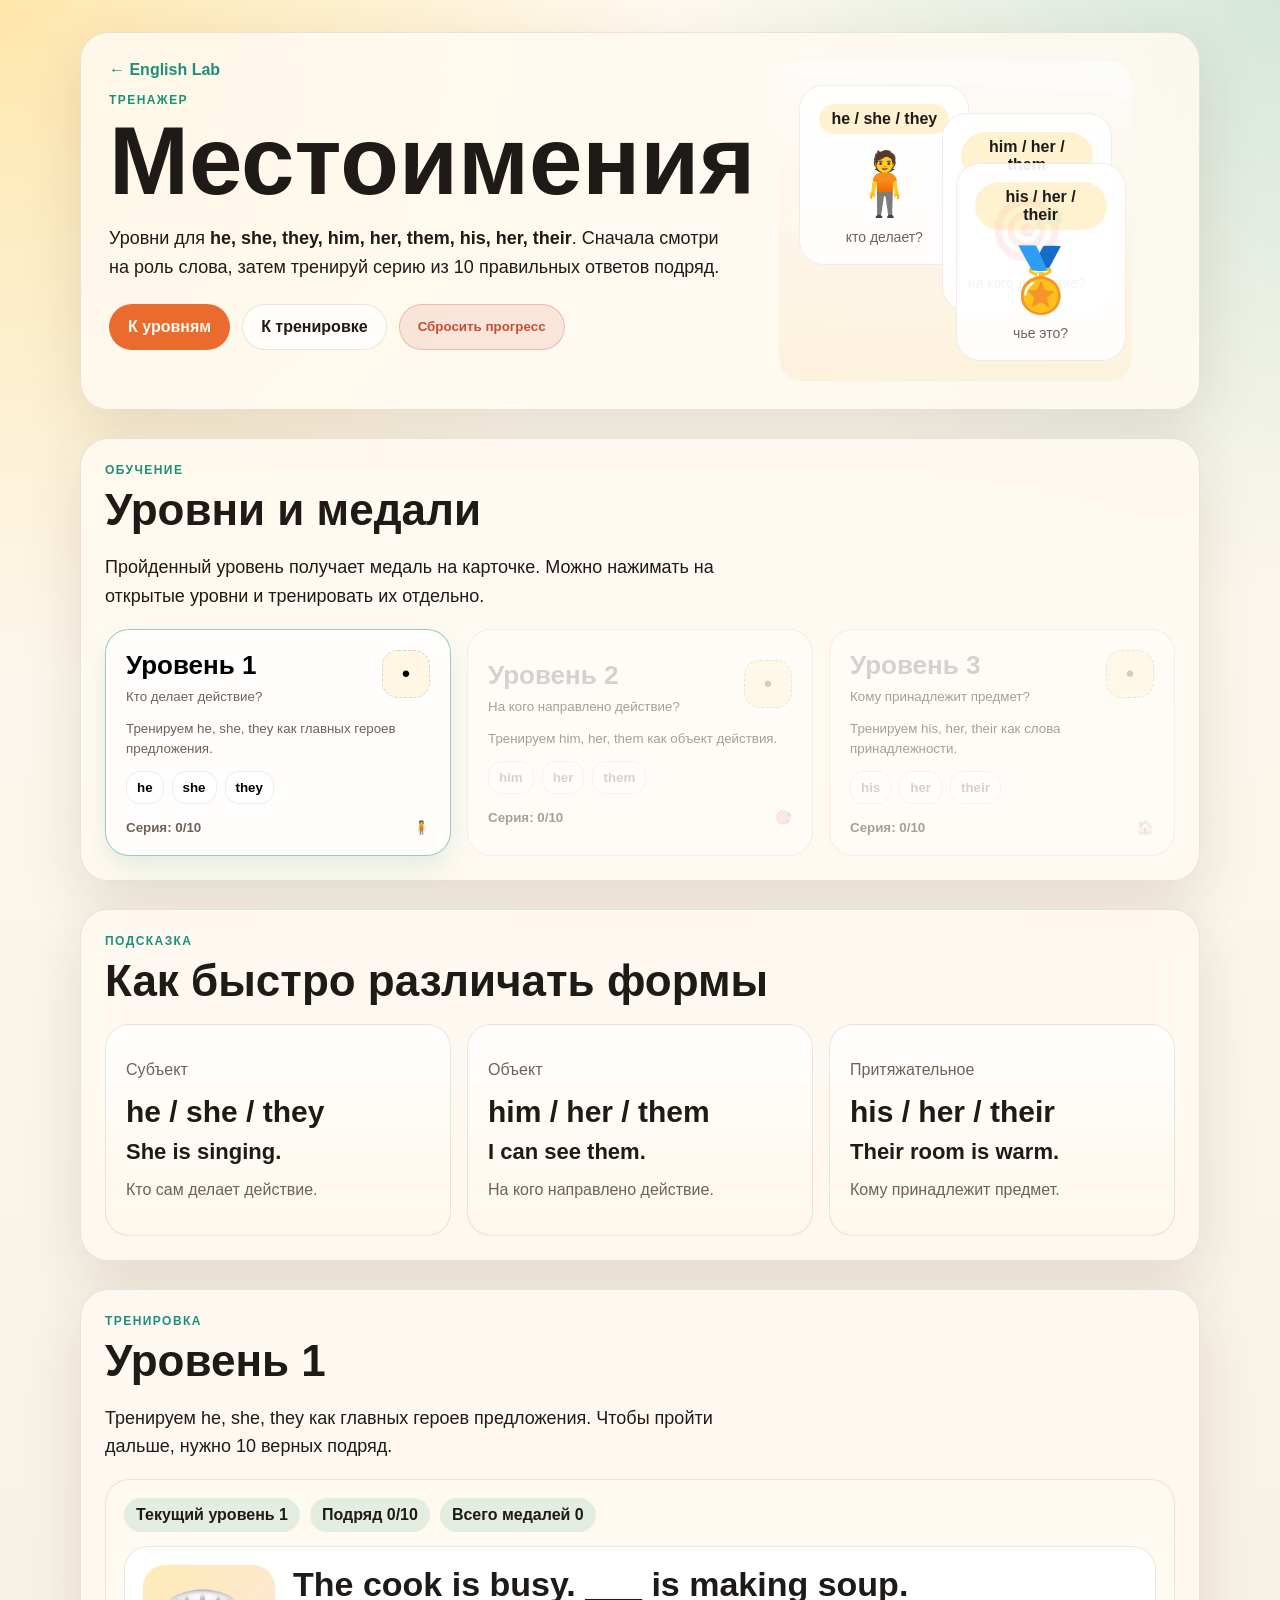
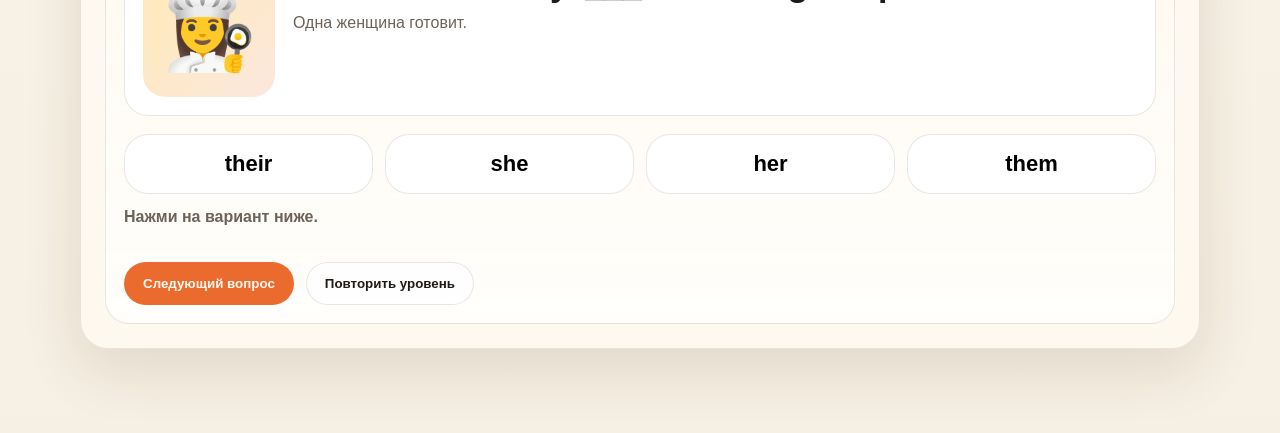
<file: pronouns.html>
<!doctype html>
<html lang="ru">
  <head>
    <meta charset="UTF-8" />
    <meta name="viewport" content="width=device-width, initial-scale=1.0" />
    <title>Местоимения — English Lab</title>
    <meta name="application-name" content="EnglishLab" />
    <meta name="apple-mobile-web-app-title" content="EnglishLab" />
    <meta name="apple-mobile-web-app-capable" content="yes" />
    <meta name="mobile-web-app-capable" content="yes" />
    <meta name="theme-color" content="#2f6df6" />
    <link rel="manifest" href="./manifest.webmanifest" />
    <link rel="apple-touch-icon" href="./icons/apple-touch-icon.png" />
    <link rel="icon" type="image/png" href="./icons/favicon-32.png" />
    <link rel="stylesheet" href="./styles.css" />
  </head>
  <body>
    <main class="page">
      <section class="hero module-hero">
        <div class="hero-copy">
          <a class="back-link" href="./index.html">← English Lab</a>
          <p class="eyebrow">Тренажер</p>
          <h1>Местоимения</h1>
          <p class="hero-text">
            Уровни для <strong>he, she, they, him, her, them, his, her, their</strong>.
            Сначала смотри на роль слова, затем тренируй серию из 10 правильных ответов подряд.
          </p>
          <div class="hero-actions">
            <a href="#levels" class="button button-primary">К уровням</a>
            <a href="#trainer" class="button button-secondary">К тренировке</a>
            <button class="button button-danger" id="resetAllButton" type="button">Сбросить прогресс</button>
          </div>
        </div>
        <div class="hero-scene">
          <div class="scene-card scene-left">
            <span class="scene-label">he / she / they</span>
            <span class="emoji">🧍</span>
            <small>кто делает?</small>
          </div>
          <div class="scene-card scene-right">
            <span class="scene-label">him / her / them</span>
            <span class="emoji">🎯</span>
            <small>на кого действие?</small>
          </div>
          <div class="scene-card scene-bottom">
            <span class="scene-label">his / her / their</span>
            <span class="emoji">🏅</span>
            <small>чье это?</small>
          </div>
        </div>
      </section>

      <section class="map" id="levels">
        <div class="section-head">
          <p class="eyebrow">Обучение</p>
          <h2>Уровни и медали</h2>
          <p class="section-copy">
            Пройденный уровень получает медаль на карточке. Можно нажимать на открытые
            уровни и тренировать их отдельно.
          </p>
        </div>
        <div class="groups levels-grid" id="levelsGrid"></div>
      </section>

      <section class="examples">
        <div class="section-head">
          <p class="eyebrow">Подсказка</p>
          <h2>Как быстро различать формы</h2>
        </div>
        <div class="example-grid">
          <article class="example-card">
            <p class="example-type">Субъект</p>
            <h3>he / she / they</h3>
            <p class="example-line">She is singing.</p>
            <p class="example-note">Кто сам делает действие.</p>
          </article>
          <article class="example-card">
            <p class="example-type">Объект</p>
            <h3>him / her / them</h3>
            <p class="example-line">I can see them.</p>
            <p class="example-note">На кого направлено действие.</p>
          </article>
          <article class="example-card">
            <p class="example-type">Притяжательное</p>
            <h3>his / her / their</h3>
            <p class="example-line">Their room is warm.</p>
            <p class="example-note">Кому принадлежит предмет.</p>
          </article>
        </div>
      </section>

      <section class="quiz" id="trainer">
        <div class="section-head">
          <p class="eyebrow">Тренировка</p>
          <h2 id="trainerTitle">Уровень 1</h2>
          <p class="section-copy" id="trainerDescription">
            Сначала собери 10 правильных подряд, и тогда откроется следующий уровень.
          </p>
        </div>
        <div class="quiz-shell">
          <div class="confetti-layer" id="confettiLayer" aria-hidden="true"></div>
          <div class="quiz-topline">
            <div class="pill">Текущий уровень <span id="levelName">1</span></div>
            <div class="pill">Подряд <span id="streak">0</span>/10</div>
            <div class="pill">Всего медалей <span id="medalsCount">0</span></div>
          </div>
          <div class="prompt-card">
            <div class="prompt-visual" id="promptVisual">🧒</div>
            <div>
              <p class="prompt-text" id="promptText">The boy is here. ___ is smiling.</p>
              <p class="prompt-hint" id="promptHint">Подумай: кто здесь главный герой действия?</p>
            </div>
          </div>
          <div class="choices" id="choices"></div>
          <div class="feedback" id="feedback">Нажми на вариант ниже.</div>
          <div class="quiz-actions">
            <button class="button button-primary" id="nextButton" type="button">
              <span class="button-fill" id="nextButtonFill" aria-hidden="true"></span>
              <span class="button-label" id="nextButtonLabel">Следующий вопрос</span>
            </button>
            <button class="button button-secondary" id="repeatLevelButton" type="button">Повторить уровень</button>
          </div>
        </div>
      </section>
    </main>

    <script src="./app.js"></script>
    <script src="./pwa.js"></script>
  </body>
</html>
</file>
<file: styles.css>
:root {
  --bg: #f6efe3;
  --ink: #1e1a17;
  --muted: #6d6258;
  --card: rgba(255, 250, 242, 0.82);
  --line: rgba(54, 37, 22, 0.11);
  --accent: #ea6b2d;
  --accent-2: #1d8f7a;
  --accent-3: #ffcf5a;
  --danger: #c94c37;
  --shadow: 0 20px 60px rgba(69, 44, 19, 0.12);
  --radius: 28px;
}

* {
  box-sizing: border-box;
}

html {
  scroll-behavior: smooth;
}

body {
  margin: 0;
  font-family: "Avenir Next", "Trebuchet MS", sans-serif;
  color: var(--ink);
  background:
    radial-gradient(circle at top left, rgba(255, 207, 90, 0.45), transparent 28%),
    radial-gradient(circle at top right, rgba(29, 143, 122, 0.18), transparent 25%),
    linear-gradient(180deg, #fffaf0 0%, #f6efe3 100%);
  min-height: 100vh;
}

.page {
  width: min(1120px, calc(100% - 32px));
  margin: 0 auto;
  padding: 32px 0 56px;
}

.hero,
.hub,
.reference,
.map,
.examples,
.quiz {
  margin-bottom: 28px;
  border: 1px solid var(--line);
  border-radius: var(--radius);
  background: var(--card);
  box-shadow: var(--shadow);
  backdrop-filter: blur(16px);
}

.hero {
  display: grid;
  grid-template-columns: 1.1fr 0.9fr;
  gap: 24px;
  padding: 28px;
}

.hero-copy h1,
.section-head h2,
.example-card h3 {
  font-family: "Avenir Next Condensed", "Arial Narrow", sans-serif;
}

.eyebrow {
  margin: 0 0 8px;
  color: var(--accent-2);
  text-transform: uppercase;
  letter-spacing: 0.12em;
  font-size: 12px;
  font-weight: 800;
}

h1 {
  margin: 0;
  font-size: clamp(54px, 10vw, 96px);
  line-height: 0.95;
}

.hero-text,
.section-copy {
  margin: 18px 0 0;
  max-width: 620px;
  font-size: 18px;
  line-height: 1.6;
  color: var(--ink);
}

.hero-actions,
.quiz-actions {
  display: flex;
  flex-wrap: wrap;
  gap: 12px;
  margin-top: 22px;
}

.button {
  position: relative;
  display: inline-flex;
  align-items: center;
  justify-content: center;
  padding: 13px 18px;
  border-radius: 999px;
  border: 1px solid var(--line);
  background: rgba(255, 255, 255, 0.65);
  font-weight: 800;
  text-decoration: none;
  color: var(--ink);
  cursor: pointer;
  transition: transform 180ms ease, background-color 180ms ease, border-color 180ms ease;
  overflow: hidden;
}

.button:hover {
  transform: translateY(-2px);
}

.button-primary {
  background: var(--accent);
  color: #fff9f2;
  border-color: transparent;
}

.button-label {
  position: relative;
  z-index: 1;
}

.button-fill {
  position: absolute;
  inset: 0 auto 0 0;
  width: 0;
  border-radius: inherit;
  background: rgba(255, 249, 242, 0.24);
  pointer-events: none;
}

.button-primary.auto-progress .button-fill {
  animation: nextFill 1000ms linear forwards;
}

.button-primary.auto-progress {
  background: #cf5c24;
}

.button-secondary {
  background: rgba(255, 255, 255, 0.72);
}

.button-danger {
  background: rgba(201, 76, 55, 0.12);
  color: var(--danger);
  border-color: rgba(201, 76, 55, 0.28);
}

.hero-scene {
  position: relative;
  min-height: 320px;
  border-radius: calc(var(--radius) - 6px);
  background:
    linear-gradient(180deg, rgba(255, 255, 255, 0.85), rgba(255, 242, 220, 0.9)),
    linear-gradient(135deg, rgba(234, 107, 45, 0.16), rgba(29, 143, 122, 0.12));
  overflow: hidden;
}

.scene-card {
  position: absolute;
  width: 170px;
  padding: 18px;
  border-radius: 24px;
  background: rgba(255, 255, 255, 0.92);
  border: 1px solid rgba(54, 37, 22, 0.08);
  text-align: center;
  animation: floatIn 700ms ease both;
}

.scene-card small {
  color: var(--muted);
  font-size: 14px;
}

.scene-left {
  left: 20px;
  top: 24px;
}

.scene-right {
  right: 20px;
  top: 52px;
  animation-delay: 120ms;
}

.scene-bottom {
  left: 50%;
  bottom: 20px;
  transform: translateX(-50%);
  animation-delay: 240ms;
}

.scene-label {
  display: inline-block;
  padding: 6px 12px;
  border-radius: 999px;
  background: rgba(255, 207, 90, 0.28);
  font-weight: 800;
}

.emoji {
  display: block;
  margin: 14px 0 8px;
  font-size: 62px;
}

.map,
.hub,
.reference,
.examples,
.quiz {
  padding: 24px;
}

.section-head {
  margin-bottom: 18px;
}

.section-head h2 {
  margin: 0;
  font-size: clamp(28px, 4vw, 44px);
}

.levels-grid,
.hub-grid,
.example-grid {
  display: grid;
  grid-template-columns: repeat(3, minmax(0, 1fr));
  gap: 16px;
}

.hub-card,
.level-card,
.example-card,
.quiz-shell {
  border-radius: 24px;
}

.hub-card {
  padding: 20px;
  background: rgba(255, 255, 255, 0.78);
  border: 1px solid var(--line);
}

.hub-card-live {
  background: linear-gradient(180deg, rgba(255, 248, 238, 0.98), rgba(255, 255, 255, 0.8));
  border-color: rgba(234, 107, 45, 0.2);
}

.hub-card-primary {
  grid-column: span 2;
}

.hub-kicker {
  display: flex;
  align-items: center;
  justify-content: space-between;
  gap: 12px;
  margin-bottom: 14px;
}

.hub-icon {
  font-size: 28px;
}

.hub-card h3 {
  margin: 0 0 8px;
  font-size: 28px;
}

.hub-card p {
  margin: 0 0 18px;
  color: var(--muted);
  line-height: 1.55;
}

.hub-soon {
  display: inline-flex;
  padding: 9px 12px;
  border-radius: 999px;
  background: rgba(29, 143, 122, 0.1);
  color: var(--accent-2);
  font-weight: 800;
}

.back-link {
  display: inline-flex;
  margin-bottom: 14px;
  color: var(--accent-2);
  font-weight: 800;
  text-decoration: none;
}

.route-list {
  display: grid;
  gap: 12px;
}

.route-item {
  display: grid;
  grid-template-columns: 56px minmax(0, 1fr) auto;
  gap: 16px;
  align-items: center;
  padding: 16px;
  border: 1px solid var(--line);
  border-radius: 24px;
  background: rgba(255, 255, 255, 0.78);
}

.route-number {
  display: inline-flex;
  align-items: center;
  justify-content: center;
  width: 48px;
  height: 48px;
  border-radius: 18px;
  background: rgba(29, 143, 122, 0.12);
  color: var(--accent-2);
  font-size: 20px;
  font-weight: 900;
}

.route-item h3 {
  margin: 0 0 4px;
  font-size: 22px;
}

.route-item p {
  margin: 0;
  color: var(--muted);
  line-height: 1.45;
}

.reference-image-link {
  display: block;
  border: 1px solid var(--line);
  border-radius: 24px;
  background: rgba(255, 255, 255, 0.78);
  overflow: hidden;
}

.reference-image {
  display: block;
  width: 100%;
  height: auto;
}

.level-card {
  position: relative;
  padding: 20px;
  background: rgba(255, 255, 255, 0.78);
  border: 1px solid var(--line);
  text-align: left;
  cursor: pointer;
  transition: transform 160ms ease, border-color 160ms ease, box-shadow 160ms ease;
}

.level-card:hover {
  transform: translateY(-3px);
}

.level-card.active {
  border-color: rgba(29, 143, 122, 0.45);
  box-shadow: 0 12px 24px rgba(29, 143, 122, 0.12);
}

.level-card.locked {
  opacity: 0.6;
  cursor: not-allowed;
}

.level-head {
  display: flex;
  align-items: flex-start;
  justify-content: space-between;
  gap: 12px;
}

.level-card h3 {
  margin: 0 0 6px;
  font-size: 26px;
}

.level-card p {
  margin: 0 0 12px;
  color: var(--muted);
  line-height: 1.5;
}

.word-strip {
  display: flex;
  flex-wrap: wrap;
  gap: 8px;
}

.word-chip {
  padding: 8px 10px;
  border-radius: 14px;
  background: #fff;
  border: 1px solid rgba(54, 37, 22, 0.08);
  font-weight: 800;
}

.level-foot {
  display: flex;
  align-items: center;
  justify-content: space-between;
  gap: 12px;
  margin-top: 16px;
}

.streak-mini {
  color: var(--muted);
  font-weight: 700;
}

.medal-slot {
  display: inline-flex;
  align-items: center;
  justify-content: center;
  width: 48px;
  height: 48px;
  border-radius: 16px;
  background: rgba(255, 207, 90, 0.16);
  border: 1px dashed rgba(54, 37, 22, 0.16);
  font-size: 24px;
}

.medal-slot.earned {
  background: rgba(255, 207, 90, 0.36);
  border-style: solid;
}

.example-card {
  padding: 20px;
  background: linear-gradient(180deg, rgba(255, 255, 255, 0.85), rgba(255, 247, 235, 0.94));
  border: 1px solid var(--line);
}

.example-type,
.example-note {
  color: var(--muted);
}

.example-card h3 {
  margin: 8px 0 10px;
  font-size: 30px;
}

.example-line {
  margin: 0 0 10px;
  font-size: 22px;
  font-weight: 800;
}

.quiz-shell {
  position: relative;
  padding: 18px;
  background: linear-gradient(180deg, rgba(255, 249, 238, 0.96), rgba(255, 255, 255, 0.78));
  border: 1px solid var(--line);
  overflow: hidden;
}

.confetti-layer {
  position: absolute;
  inset: 0;
  pointer-events: none;
  overflow: hidden;
}

.confetti {
  position: absolute;
  top: 18%;
  width: 12px;
  height: 20px;
  border-radius: 4px;
  opacity: 0;
  animation: confettiBurst 1400ms ease-out forwards;
}

.confetti.round {
  width: 14px;
  height: 14px;
  border-radius: 999px;
}

.quiz-topline {
  display: flex;
  flex-wrap: wrap;
  gap: 10px;
  margin-bottom: 14px;
}

.pill {
  padding: 8px 12px;
  border-radius: 999px;
  background: rgba(29, 143, 122, 0.12);
  font-weight: 800;
}

.prompt-card {
  display: grid;
  grid-template-columns: 132px 1fr;
  gap: 18px;
  padding: 18px;
  border-radius: 24px;
  background: #fff;
  border: 1px solid var(--line);
}

.prompt-visual {
  display: grid;
  place-items: center;
  min-height: 132px;
  border-radius: 22px;
  background: linear-gradient(135deg, rgba(255, 207, 90, 0.44), rgba(234, 107, 45, 0.16));
  font-size: 76px;
}

.prompt-text {
  margin: 0 0 10px;
  font-size: clamp(24px, 4vw, 34px);
  font-weight: 800;
  line-height: 1.15;
}

.prompt-hint {
  margin: 0;
  color: var(--muted);
  font-size: 16px;
}

.choices {
  display: grid;
  grid-template-columns: repeat(4, minmax(0, 1fr));
  gap: 12px;
  margin-top: 18px;
}

.choice {
  padding: 16px 14px;
  border: 1px solid var(--line);
  border-radius: 24px;
  background: rgba(255, 255, 255, 0.94);
  font-size: 22px;
  font-weight: 800;
  cursor: pointer;
  transition: transform 120ms ease, border-color 120ms ease;
}

.choice:hover {
  transform: translateY(-2px);
}

.choice.correct {
  background: rgba(29, 143, 122, 0.14);
  border-color: rgba(29, 143, 122, 0.5);
}

.choice.wrong {
  background: rgba(234, 107, 45, 0.15);
  border-color: rgba(234, 107, 45, 0.5);
}

.choice:disabled {
  cursor: default;
}

.feedback {
  min-height: 32px;
  margin-top: 14px;
  font-weight: 700;
  color: var(--muted);
}

@keyframes floatIn {
  from {
    opacity: 0;
    transform: translateY(18px);
  }
  to {
    opacity: 1;
    transform: translateY(0);
  }
}

@keyframes nextFill {
  from {
    width: 0;
  }
  to {
    width: 100%;
  }
}

@keyframes confettiBurst {
  0% {
    opacity: 0;
    transform: translate3d(0, 0, 0) rotate(0deg) scale(0.6);
  }
  10% {
    opacity: 1;
  }
  100% {
    opacity: 0;
    transform: translate3d(var(--drift-x), var(--drift-y), 0) rotate(var(--spin)) scale(1);
  }
}

@media (max-width: 900px) {
  .hero,
  .levels-grid,
  .hub-grid,
  .example-grid,
  .choices,
  .prompt-card {
    grid-template-columns: 1fr;
  }

  .hub-card-primary {
    grid-column: auto;
  }

  .route-item {
    grid-template-columns: 1fr;
  }

  .hero-scene {
    min-height: 430px;
  }

  .scene-left,
  .scene-right,
  .scene-bottom {
    left: 50%;
    right: auto;
    transform: translateX(-50%);
    width: min(220px, calc(100% - 32px));
  }

  .scene-left {
    top: 20px;
  }

  .scene-right {
    top: 150px;
  }

  .scene-bottom {
    bottom: 20px;
  }
}
</file>
<file: confusing-forms.css>
:root {
  --page: #f7f9fb;
  --ink: #17212b;
  --muted: #617184;
  --line: #dce5ee;
  --card: #ffffff;
  --blue: #2f6df6;
  --blue-soft: #eaf1ff;
  --green: #188a5a;
  --green-soft: #e8f7ef;
  --red: #c9483b;
  --red-soft: #fae9e7;
  --amber: #d88316;
  --amber-soft: #fff3df;
  --shadow: 0 18px 48px rgba(25, 43, 64, 0.08);
}

* {
  box-sizing: border-box;
}

html {
  scroll-behavior: smooth;
}

body {
  margin: 0;
  min-height: 100vh;
  color: var(--ink);
  background: var(--page);
  font-family: "Avenir Next", "Trebuchet MS", sans-serif;
}

button {
  font: inherit;
}

.page {
  width: min(1080px, calc(100% - 32px));
  margin: 0 auto;
  padding: 24px 0 56px;
}

.topbar,
.hero,
.explain,
.levels-block,
.trainer,
.cheatsheet {
  margin-bottom: 20px;
}

.topbar {
  display: flex;
  align-items: center;
  justify-content: space-between;
  gap: 14px;
}

.back-link {
  color: var(--blue);
  font-weight: 900;
  text-decoration: none;
}

.top-actions,
.actions {
  display: flex;
  flex-wrap: wrap;
  gap: 10px;
}

.hero {
  display: grid;
  grid-template-columns: minmax(0, 1fr) 320px;
  gap: 18px;
  align-items: stretch;
  padding: 28px 0 10px;
}

.eyebrow {
  margin: 0 0 8px;
  color: var(--blue);
  font-size: 12px;
  font-weight: 900;
  letter-spacing: 0.08em;
  text-transform: uppercase;
}

h1,
h2,
h3,
p {
  margin-top: 0;
}

h1 {
  margin-bottom: 14px;
  font-size: 70px;
  line-height: 0.98;
}

h2 {
  margin-bottom: 8px;
  font-size: 34px;
  line-height: 1.12;
}

.hero-text,
#levelDescription {
  max-width: 720px;
  color: var(--muted);
  font-size: 18px;
  line-height: 1.55;
}

.hero-note,
.explain,
.levels-block,
.trainer,
.cheatsheet {
  border: 1px solid var(--line);
  border-radius: 10px;
  background: var(--card);
  box-shadow: var(--shadow);
}

.hero-note {
  display: flex;
  flex-direction: column;
  justify-content: center;
  gap: 10px;
  padding: 18px;
}

.hero-note strong {
  font-size: 22px;
}

.hero-note span {
  color: var(--muted);
  line-height: 1.45;
}

.levels-block,
.explain,
.trainer,
.cheatsheet {
  padding: 20px;
}

.section-head {
  margin-bottom: 16px;
}

.collapsible-head {
  display: flex;
  align-items: flex-start;
  justify-content: space-between;
  gap: 14px;
  border-radius: 18px;
  cursor: pointer;
}

.collapse-toggle {
  display: inline-flex;
  align-items: center;
  justify-content: center;
  width: 18px;
  height: 18px;
  margin-left: 4px;
  padding: 0;
  border: 0;
  background: transparent;
  color: var(--blue);
  font-size: 18px;
  font-weight: 900;
  line-height: 1;
  pointer-events: none;
  transition: transform 160ms ease;
  user-select: none;
  vertical-align: middle;
  transform: translateY(-1px);
}

.collapsible-head:focus-visible {
  outline: 3px solid rgba(47, 109, 246, 0.22);
  outline-offset: 6px;
}

.collapsible-section.is-collapsed .collapsible-content {
  display: none;
}

.collapsible-section.is-collapsed .collapse-toggle {
  transform: translateY(-1px) rotate(-90deg);
}

.collapsible-section.is-collapsed .section-head {
  margin-bottom: 0;
}

.levels {
  display: grid;
  grid-template-columns: repeat(5, minmax(0, 1fr));
  gap: 10px;
}

.explain-grid {
  display: grid;
  grid-template-columns: repeat(3, minmax(0, 1fr));
  gap: 10px;
}

.explain-grid article {
  padding: 14px;
  border: 1px solid var(--line);
  border-radius: 8px;
  background: #fbfdff;
}

.explain-grid strong,
.explain-grid span {
  display: block;
}

.explain-grid strong {
  margin-bottom: 6px;
}

.explain-grid span {
  color: var(--muted);
  line-height: 1.4;
}

.level-card {
  min-height: 142px;
  padding: 14px;
  border: 1px solid var(--line);
  border-radius: 8px;
  background: #fbfdff;
  color: var(--ink);
  text-align: left;
  cursor: pointer;
}

.level-card.active {
  border-color: rgba(47, 109, 246, 0.48);
  background: var(--blue-soft);
}

.level-card.locked {
  opacity: 0.55;
  cursor: not-allowed;
}

.level-card strong {
  display: block;
  margin-bottom: 6px;
  font-size: 17px;
}

.level-card span {
  display: block;
  color: var(--muted);
  font-size: 13px;
  line-height: 1.35;
}

.level-meta {
  margin-top: 12px;
  color: var(--blue);
  font-size: 12px;
  font-weight: 900;
}

.trainer-head {
  display: flex;
  align-items: flex-start;
  justify-content: space-between;
  gap: 18px;
  margin-bottom: 18px;
}

.stage-switch {
  display: inline-flex;
  gap: 6px;
  padding: 4px;
  margin-bottom: 18px;
  border: 1px solid var(--line);
  border-radius: 999px;
  background: #f6f8fb;
}

.stage-button {
  min-height: 38px;
  padding: 8px 14px;
  border: 0;
  border-radius: 999px;
  background: transparent;
  color: var(--muted);
  cursor: pointer;
  font-weight: 900;
}

.stage-button.active {
  background: var(--blue);
  color: #fff;
}

.stats {
  display: flex;
  gap: 8px;
  flex-wrap: wrap;
}

.stats span,
.chips span {
  display: inline-flex;
  padding: 8px 10px;
  border-radius: 999px;
  background: var(--blue-soft);
  color: var(--blue);
  font-size: 13px;
  font-weight: 900;
}

.exercise {
  padding: 18px;
  border: 1px solid var(--line);
  border-radius: 10px;
  background: #fbfdff;
}

.chips {
  display: flex;
  flex-wrap: wrap;
  gap: 8px;
  margin-bottom: 18px;
}

.task-label {
  margin-bottom: 8px;
  color: var(--muted);
  font-weight: 900;
}

#promptText {
  margin-bottom: 10px;
  font-size: 42px;
  line-height: 1.12;
}

.transcription {
  display: inline-flex;
  margin-bottom: 10px;
  padding: 8px 10px;
  border-radius: 8px;
  background: var(--blue-soft);
  color: var(--blue);
  font-size: 22px;
  font-weight: 900;
}

.transcription[hidden] {
  display: none;
}

.translation {
  margin-bottom: 18px;
  color: var(--muted);
  font-size: 18px;
}

.choices {
  display: grid;
  grid-template-columns: repeat(4, minmax(0, 1fr));
  gap: 10px;
}

.choice {
  display: flex;
  flex-direction: column;
  align-items: center;
  justify-content: center;
  gap: 3px;
  min-height: 58px;
  padding: 12px;
  border: 1px solid var(--line);
  border-radius: 8px;
  background: #fff;
  color: var(--ink);
  cursor: pointer;
  font-size: 22px;
  font-weight: 900;
}

.choice small {
  color: var(--muted);
  font-size: 12px;
  font-weight: 800;
}

.choice.correct {
  color: var(--green);
  background: var(--green-soft);
  border-color: rgba(24, 138, 90, 0.3);
}

.choice.wrong {
  color: var(--red);
  background: var(--red-soft);
  border-color: rgba(201, 72, 59, 0.3);
}

.feedback {
  margin-top: 18px;
  padding: 16px;
  border: 1px solid var(--line);
  border-radius: 10px;
  background: #fff;
}

.feedback.success {
  border-color: rgba(24, 138, 90, 0.28);
  background: var(--green-soft);
}

.feedback.error {
  border-color: rgba(201, 72, 59, 0.28);
  background: var(--red-soft);
}

.feedback-status {
  margin-bottom: 8px;
  font-weight: 900;
}

.correct-line {
  margin-bottom: 10px;
  font-size: 26px;
  font-weight: 900;
}

.explanation {
  margin-bottom: 0;
  color: var(--muted);
  line-height: 1.5;
}

.actions {
  margin-top: 18px;
}

.primary-button,
.ghost-button {
  min-height: 42px;
  padding: 10px 14px;
  border: 1px solid var(--line);
  border-radius: 8px;
  cursor: pointer;
  font-weight: 900;
}

.primary-button {
  color: #fff;
  background: var(--blue);
  border-color: var(--blue);
}

.ghost-button {
  color: var(--blue);
  background: #fff;
}

.ghost-button.danger {
  color: var(--red);
}

.cheatsheet-grid {
  display: grid;
  grid-template-columns: repeat(4, minmax(0, 1fr));
  gap: 10px;
}

.cheatsheet-grid article {
  padding: 14px;
  border: 1px solid var(--line);
  border-radius: 8px;
  background: #fbfdff;
}

.cheatsheet-grid strong,
.cheatsheet-grid span {
  display: block;
}

.cheatsheet-grid strong {
  margin-bottom: 6px;
}

.cheatsheet-grid span {
  color: var(--muted);
  line-height: 1.4;
}

@media (max-width: 900px) {
  .hero,
  .trainer-head,
  .levels,
  .explain-grid,
  .cheatsheet-grid,
  .choices {
    grid-template-columns: 1fr;
  }

  h1 {
    font-size: 52px;
  }

  #promptText {
    font-size: 32px;
  }
}

@media (max-width: 560px) {
  .page {
    width: min(100% - 20px, 1080px);
    padding-top: 14px;
  }

  .topbar,
  .top-actions {
    align-items: stretch;
    flex-direction: column;
  }
}
</file>
<file: do-play-go.css>
:root {
  --bg: #f4ede2;
  --ink: #1d1916;
  --muted: #6e6358;
  --card: rgba(255, 250, 242, 0.84);
  --line: rgba(54, 37, 22, 0.12);
  --accent: #ea6b2d;
  --accent-2: #1c8d78;
  --accent-3: #ffcf5a;
  --accent-4: #3e78d4;
  --shadow: 0 20px 60px rgba(69, 44, 19, 0.12);
  --radius: 28px;
}

* {
  box-sizing: border-box;
}

html {
  scroll-behavior: smooth;
}

body {
  margin: 0;
  font-family: "Avenir Next", "Trebuchet MS", sans-serif;
  color: var(--ink);
  background:
    radial-gradient(circle at top left, rgba(255, 207, 90, 0.38), transparent 28%),
    radial-gradient(circle at top right, rgba(28, 141, 120, 0.18), transparent 25%),
    linear-gradient(180deg, #fffaf1 0%, var(--bg) 100%);
}

.page {
  width: min(1120px, calc(100% - 32px));
  margin: 0 auto;
  padding: 32px 0 56px;
}

.hero,
.rules,
.examples,
.pitfalls,
.levels,
.trainer {
  margin-bottom: 28px;
  padding: 24px;
  border: 1px solid var(--line);
  border-radius: var(--radius);
  background: var(--card);
  box-shadow: var(--shadow);
  backdrop-filter: blur(16px);
}

.hero {
  display: grid;
  grid-template-columns: 1.05fr 0.95fr;
  gap: 24px;
  padding: 28px;
}

.back-link {
  display: inline-flex;
  margin-bottom: 14px;
  color: var(--accent-2);
  font-weight: 800;
  text-decoration: none;
}

.eyebrow {
  margin: 0 0 8px;
  color: var(--accent-2);
  text-transform: uppercase;
  letter-spacing: 0.12em;
  font-size: 12px;
  font-weight: 800;
}

h1,
.section-head h2,
.rule-card h3,
.example-card h3 {
  font-family: "Avenir Next Condensed", "Arial Narrow", sans-serif;
}

h1 {
  margin: 0;
  font-size: clamp(54px, 10vw, 94px);
  line-height: 0.95;
}

.hero-text,
.section-copy {
  margin: 18px 0 0;
  max-width: 620px;
  font-size: 18px;
  line-height: 1.6;
}

.hero-actions,
.trainer-actions {
  display: flex;
  flex-wrap: wrap;
  gap: 12px;
  margin-top: 22px;
}

.button {
  position: relative;
  display: inline-flex;
  align-items: center;
  justify-content: center;
  padding: 13px 18px;
  border-radius: 999px;
  border: 1px solid var(--line);
  background: rgba(255, 255, 255, 0.7);
  color: var(--ink);
  font-weight: 800;
  text-decoration: none;
  cursor: pointer;
  overflow: hidden;
  transition: transform 160ms ease, border-color 160ms ease;
}

.button:hover {
  transform: translateY(-2px);
}

.button-primary {
  background: var(--accent);
  color: #fffaf2;
  border-color: transparent;
}

.button-secondary {
  background: rgba(255, 255, 255, 0.82);
}

.button-ghost {
  background: rgba(62, 120, 212, 0.08);
  color: var(--accent-4);
  border-color: rgba(62, 120, 212, 0.2);
}

.button-label {
  position: relative;
  z-index: 1;
}

.button-fill {
  position: absolute;
  inset: 0 auto 0 0;
  width: 0;
  border-radius: inherit;
  background: rgba(255, 255, 255, 0.24);
  pointer-events: none;
}

.button-primary.auto-progress .button-fill {
  animation: nextFill 1000ms linear forwards;
}

.hero-scene {
  position: relative;
  min-height: 330px;
  border-radius: calc(var(--radius) - 6px);
  background:
    linear-gradient(180deg, rgba(255, 255, 255, 0.88), rgba(255, 244, 222, 0.92)),
    linear-gradient(135deg, rgba(234, 107, 45, 0.16), rgba(28, 141, 120, 0.12));
  overflow: hidden;
}

.scene-card {
  position: absolute;
  width: 170px;
  padding: 18px;
  border-radius: 24px;
  background: rgba(255, 255, 255, 0.92);
  border: 1px solid rgba(54, 37, 22, 0.08);
  text-align: center;
  animation: floatIn 700ms ease both;
}

.scene-left {
  left: 20px;
  top: 24px;
}

.scene-right {
  right: 20px;
  top: 52px;
  animation-delay: 120ms;
}

.scene-bottom {
  left: 50%;
  bottom: 20px;
  transform: translateX(-50%);
  animation-delay: 240ms;
}

.scene-label {
  display: inline-block;
  padding: 6px 12px;
  border-radius: 999px;
  background: rgba(255, 207, 90, 0.28);
  font-weight: 800;
}

.emoji {
  display: block;
  margin: 14px 0 8px;
  font-size: 62px;
}

.scene-card small {
  color: var(--muted);
}

.section-head {
  margin-bottom: 18px;
}

.section-head h2 {
  margin: 0;
  font-size: clamp(28px, 4vw, 44px);
}

.rule-grid,
.example-grid,
.level-grid {
  display: grid;
  grid-template-columns: repeat(3, minmax(0, 1fr));
  gap: 16px;
}

.rule-card,
.example-card,
.pitfall-card,
.level-card,
.trainer-shell {
  border-radius: 24px;
}

.rule-card,
.example-card,
.level-card {
  padding: 20px;
  background: rgba(255, 255, 255, 0.78);
  border: 1px solid var(--line);
}

.rule-top,
.level-head {
  display: flex;
  align-items: flex-start;
  justify-content: space-between;
  gap: 12px;
}

.rule-card h3,
.example-card h3,
.level-card h3 {
  margin: 10px 0 8px;
  font-size: 28px;
}

.rule-card p,
.example-card p,
.level-card p {
  margin: 0 0 14px;
  color: var(--muted);
  line-height: 1.55;
}

.rule-icon {
  font-size: 30px;
}

.tag-list,
.word-strip {
  display: flex;
  flex-wrap: wrap;
  gap: 8px;
}

.tag,
.word-chip {
  padding: 8px 10px;
  border-radius: 14px;
  background: #fff;
  border: 1px solid rgba(54, 37, 22, 0.08);
  font-weight: 800;
}

.rule-play {
  background: linear-gradient(180deg, rgba(255, 248, 238, 0.96), rgba(255, 255, 255, 0.82));
}

.rule-go {
  background: linear-gradient(180deg, rgba(241, 255, 251, 0.96), rgba(255, 255, 255, 0.82));
}

.rule-do {
  background: linear-gradient(180deg, rgba(244, 247, 255, 0.96), rgba(255, 255, 255, 0.82));
}

.example-type {
  color: var(--accent-2);
  font-weight: 800;
}

.example-line {
  font-size: 22px;
  color: var(--ink);
  font-weight: 800;
}

.pitfall-list {
  display: grid;
  grid-template-columns: repeat(2, minmax(0, 1fr));
  gap: 14px;
}

.pitfall-card {
  display: flex;
  align-items: center;
  justify-content: center;
  gap: 12px;
  padding: 18px;
  background: linear-gradient(180deg, rgba(255, 255, 255, 0.88), rgba(255, 247, 235, 0.92));
  border: 1px solid var(--line);
  text-align: center;
}

.pitfall-card span {
  color: var(--muted);
  font-weight: 700;
}

.level-card {
  text-align: left;
  cursor: pointer;
  transition: transform 160ms ease, border-color 160ms ease, box-shadow 160ms ease;
}

.level-card:hover {
  transform: translateY(-3px);
}

.level-card.active {
  border-color: rgba(28, 141, 120, 0.45);
  box-shadow: 0 12px 24px rgba(28, 141, 120, 0.12);
}

.level-card.locked {
  opacity: 0.6;
  cursor: not-allowed;
}

.level-foot {
  display: flex;
  align-items: center;
  justify-content: space-between;
  margin-top: 16px;
  gap: 12px;
}

.streak-mini {
  color: var(--muted);
  font-weight: 700;
}

.medal-slot {
  display: inline-flex;
  align-items: center;
  justify-content: center;
  width: 48px;
  height: 48px;
  border-radius: 16px;
  background: rgba(255, 207, 90, 0.16);
  border: 1px dashed rgba(54, 37, 22, 0.16);
  font-size: 24px;
}

.medal-slot.earned {
  background: rgba(255, 207, 90, 0.36);
  border-style: solid;
}

.trainer-shell {
  position: relative;
  padding: 18px;
  background: linear-gradient(180deg, rgba(255, 249, 238, 0.96), rgba(255, 255, 255, 0.78));
  border: 1px solid var(--line);
  overflow: hidden;
}

.confetti-layer {
  position: absolute;
  inset: 0;
  pointer-events: none;
  overflow: hidden;
}

.confetti {
  position: absolute;
  top: 18%;
  width: 12px;
  height: 20px;
  border-radius: 4px;
  opacity: 0;
  animation: confettiBurst 1400ms ease-out forwards;
}

.confetti.round {
  width: 14px;
  height: 14px;
  border-radius: 999px;
}

.trainer-topline {
  display: flex;
  flex-wrap: wrap;
  gap: 10px;
  margin-bottom: 14px;
}

.pill {
  padding: 8px 12px;
  border-radius: 999px;
  background: rgba(28, 141, 120, 0.12);
  font-weight: 800;
}

.prompt-card {
  display: grid;
  grid-template-columns: 132px 1fr;
  gap: 18px;
  padding: 18px;
  border-radius: 24px;
  background: #fff;
  border: 1px solid var(--line);
}

.prompt-visual {
  display: grid;
  place-items: center;
  min-height: 132px;
  border-radius: 22px;
  background: linear-gradient(135deg, rgba(255, 207, 90, 0.44), rgba(234, 107, 45, 0.16));
  font-size: 70px;
}

.prompt-text {
  margin: 0 0 10px;
  font-size: clamp(24px, 4vw, 34px);
  font-weight: 800;
  line-height: 1.15;
}

.prompt-hint {
  margin: 0;
  color: var(--muted);
  font-size: 16px;
}

.choices {
  display: grid;
  grid-template-columns: repeat(3, minmax(0, 1fr));
  gap: 12px;
  margin-top: 18px;
}

.choice {
  padding: 18px 14px;
  border: 1px solid var(--line);
  border-radius: 24px;
  background: rgba(255, 255, 255, 0.94);
  font-size: 28px;
  font-weight: 800;
  text-transform: lowercase;
  cursor: pointer;
  transition: transform 120ms ease, border-color 120ms ease;
}

.choice:hover {
  transform: translateY(-2px);
}

.choice.correct {
  background: rgba(28, 141, 120, 0.14);
  border-color: rgba(28, 141, 120, 0.5);
}

.choice.wrong {
  background: rgba(234, 107, 45, 0.15);
  border-color: rgba(234, 107, 45, 0.5);
}

.feedback {
  min-height: 32px;
  margin-top: 14px;
  color: var(--muted);
  font-weight: 700;
}

@keyframes floatIn {
  from {
    opacity: 0;
    transform: translateY(18px);
  }
  to {
    opacity: 1;
    transform: translateY(0);
  }
}

@keyframes nextFill {
  from {
    width: 0;
  }
  to {
    width: 100%;
  }
}

@keyframes confettiBurst {
  0% {
    opacity: 0;
    transform: translate3d(0, 0, 0) rotate(0deg) scale(0.6);
  }
  10% {
    opacity: 1;
  }
  100% {
    opacity: 0;
    transform: translate3d(var(--drift-x), var(--drift-y), 0) rotate(var(--spin)) scale(1);
  }
}

@media (max-width: 900px) {
  .hero,
  .rule-grid,
  .example-grid,
  .level-grid,
  .pitfall-list,
  .choices,
  .prompt-card {
    grid-template-columns: 1fr;
  }

  .hero-scene {
    min-height: 430px;
  }

  .scene-left,
  .scene-right,
  .scene-bottom {
    left: 50%;
    right: auto;
    transform: translateX(-50%);
    width: min(220px, calc(100% - 32px));
  }

  .scene-left {
    top: 20px;
  }

  .scene-right {
    top: 150px;
  }

  .scene-bottom {
    bottom: 20px;
  }
}
</file>
<file: phrase-switch.css>
:root {
  --page: #f7f9fb;
  --ink: #16202a;
  --muted: #627080;
  --line: #dce4ec;
  --card: #ffffff;
  --blue: #2f6df6;
  --blue-soft: #e9f0ff;
  --green: #188a5a;
  --green-soft: #e7f6ef;
  --red: #c9483b;
  --red-soft: #fae9e7;
  --amber: #d88316;
  --amber-soft: #fff3de;
  --shadow: 0 18px 50px rgba(27, 43, 62, 0.09);
}

* {
  box-sizing: border-box;
}

html {
  scroll-behavior: smooth;
}

body {
  margin: 0;
  min-height: 100vh;
  color: var(--ink);
  background: var(--page);
  font-family: "Avenir Next", "Trebuchet MS", sans-serif;
}

button {
  font: inherit;
}

.page {
  width: min(1080px, calc(100% - 32px));
  margin: 0 auto;
  padding: 24px 0 56px;
}

.topbar,
.hero,
.level-band,
.trainer,
.guide {
  margin-bottom: 20px;
}

.topbar {
  display: flex;
  align-items: center;
  justify-content: space-between;
  gap: 14px;
}

.back-link {
  color: var(--blue);
  font-weight: 800;
  text-decoration: none;
}

.top-actions,
.trainer-actions,
.rating-actions {
  display: flex;
  flex-wrap: wrap;
  gap: 10px;
}

.hero {
  display: grid;
  grid-template-columns: minmax(0, 1fr) 320px;
  gap: 18px;
  align-items: stretch;
  padding: 28px 0 10px;
}

.eyebrow {
  margin: 0 0 8px;
  color: var(--blue);
  font-size: 12px;
  font-weight: 900;
  letter-spacing: 0.08em;
  text-transform: uppercase;
}

h1,
h2,
h3,
p {
  margin-top: 0;
}

h1 {
  margin-bottom: 14px;
  font-size: 72px;
  line-height: 0.98;
}

h2 {
  margin-bottom: 8px;
  font-size: 34px;
  line-height: 1.1;
}

.hero-text,
#levelDescription {
  max-width: 690px;
  color: var(--muted);
  font-size: 18px;
  line-height: 1.55;
}

.hero-stats {
  display: grid;
  grid-template-columns: 1fr;
  gap: 10px;
}

.hero-stats div,
.level-band,
.trainer,
.guide {
  border: 1px solid var(--line);
  border-radius: 10px;
  background: var(--card);
  box-shadow: var(--shadow);
}

.hero-stats div {
  padding: 16px;
}

.hero-stats span {
  display: block;
  font-size: 30px;
  font-weight: 900;
}

.hero-stats small {
  color: var(--muted);
  font-weight: 800;
}

.level-band,
.trainer,
.guide {
  padding: 20px;
}

.section-head {
  margin-bottom: 16px;
}

.levels {
  display: grid;
  grid-template-columns: repeat(5, minmax(0, 1fr));
  gap: 10px;
}

.level-card {
  min-height: 148px;
  padding: 14px;
  border: 1px solid var(--line);
  border-radius: 8px;
  background: #fbfdff;
  color: var(--ink);
  text-align: left;
  cursor: pointer;
  transition: transform 160ms ease, border-color 160ms ease, background-color 160ms ease;
}

.level-card:hover {
  transform: translateY(-2px);
}

.level-card.active {
  border-color: rgba(47, 109, 246, 0.48);
  background: var(--blue-soft);
}

.level-card.locked {
  opacity: 0.54;
  cursor: not-allowed;
}

.level-card strong {
  display: block;
  margin-bottom: 6px;
  font-size: 17px;
}

.level-card span {
  display: block;
  color: var(--muted);
  font-size: 13px;
  line-height: 1.35;
}

.level-meta {
  margin-top: 12px;
  color: var(--blue);
  font-size: 12px;
  font-weight: 900;
}

.trainer-head {
  display: flex;
  align-items: flex-start;
  justify-content: space-between;
  gap: 16px;
  margin-bottom: 18px;
}

.speed-control {
  display: flex;
  gap: 6px;
  padding: 4px;
  border: 1px solid var(--line);
  border-radius: 999px;
  background: #f6f8fb;
}

.speed-button,
.ghost-button,
.primary-button,
.secondary-button,
.rating {
  min-height: 42px;
  border: 1px solid var(--line);
  border-radius: 8px;
  cursor: pointer;
  font-weight: 900;
}

.speed-button {
  padding: 8px 12px;
  color: var(--muted);
  background: transparent;
}

.speed-button.active {
  color: #fff;
  background: var(--blue);
  border-color: var(--blue);
}

.ghost-button {
  padding: 9px 12px;
  color: var(--blue);
  background: #fff;
}

.ghost-button.danger {
  color: var(--red);
}

.exercise-shell {
  padding: 18px;
  border: 1px solid var(--line);
  border-radius: 10px;
  background: #fbfdff;
}

.exercise-topline {
  display: flex;
  flex-wrap: wrap;
  gap: 8px;
  margin-bottom: 18px;
}

.pill {
  display: inline-flex;
  padding: 8px 10px;
  border-radius: 999px;
  background: var(--blue-soft);
  color: var(--blue);
  font-size: 13px;
  font-weight: 900;
}

.timer-wrap {
  display: grid;
  grid-template-columns: 128px minmax(0, 1fr);
  gap: 18px;
  align-items: center;
}

.timer-ring {
  display: grid;
  place-items: center;
  width: 128px;
  height: 128px;
  border: 10px solid var(--blue-soft);
  border-top-color: var(--blue);
  border-radius: 50%;
  background: #fff;
}

.timer-ring.running {
  animation: timerPulse 1000ms ease-in-out infinite;
}

.timer-ring span {
  font-size: 38px;
  font-weight: 900;
}

.task-label {
  margin-bottom: 8px;
  color: var(--muted);
  font-weight: 900;
}

#ruPrompt {
  margin-bottom: 0;
  font-size: 42px;
  line-height: 1.12;
}

.answer-panel {
  margin-top: 18px;
  padding: 18px;
  border: 1px solid rgba(24, 138, 90, 0.22);
  border-radius: 10px;
  background: var(--green-soft);
}

.answer-label {
  margin-bottom: 6px;
  color: var(--green);
  font-weight: 900;
}

.answer-text {
  margin-bottom: 10px;
  font-size: 34px;
  font-weight: 900;
  line-height: 1.15;
}

.structure {
  display: inline-flex;
  margin-bottom: 10px;
  padding: 8px 10px;
  border-radius: 8px;
  background: #fff;
  color: var(--green);
  font-weight: 900;
}

.explanation {
  margin-bottom: 0;
  color: #2e5d4a;
  line-height: 1.5;
}

.primary-button,
.secondary-button,
.rating {
  padding: 12px 16px;
}

.primary-button {
  color: #fff;
  background: var(--blue);
  border-color: var(--blue);
}

.secondary-button {
  color: var(--muted);
  background: #fff;
}

.rating.easy {
  color: var(--green);
  background: var(--green-soft);
  border-color: rgba(24, 138, 90, 0.24);
}

.rating.mistake {
  color: var(--red);
  background: var(--red-soft);
  border-color: rgba(201, 72, 59, 0.24);
}

.rating.slow {
  color: var(--amber);
  background: var(--amber-soft);
  border-color: rgba(216, 131, 22, 0.25);
}

.trainer-actions,
.rating-actions {
  margin-top: 18px;
}

.guide-grid {
  display: grid;
  grid-template-columns: repeat(4, minmax(0, 1fr));
  gap: 10px;
}

.guide-grid article {
  padding: 14px;
  border: 1px solid var(--line);
  border-radius: 8px;
  background: #fbfdff;
}

.guide-grid strong,
.guide-grid span {
  display: block;
}

.guide-grid strong {
  margin-bottom: 6px;
}

.guide-grid span {
  color: var(--muted);
  line-height: 1.4;
}

@keyframes timerPulse {
  0%,
  100% {
    transform: scale(1);
  }
  50% {
    transform: scale(1.025);
  }
}

@media (max-width: 900px) {
  .hero,
  .trainer-head,
  .timer-wrap {
    grid-template-columns: 1fr;
  }

  .levels,
  .guide-grid {
    grid-template-columns: repeat(2, minmax(0, 1fr));
  }

  h1 {
    font-size: 52px;
  }

  #ruPrompt {
    font-size: 32px;
  }
}

@media (max-width: 560px) {
  .page {
    width: min(100% - 20px, 1080px);
    padding-top: 14px;
  }

  .topbar,
  .top-actions {
    align-items: stretch;
    flex-direction: column;
  }

  .levels,
  .guide-grid {
    grid-template-columns: 1fr;
  }

  .timer-ring {
    width: 112px;
    height: 112px;
  }
}
</file>
